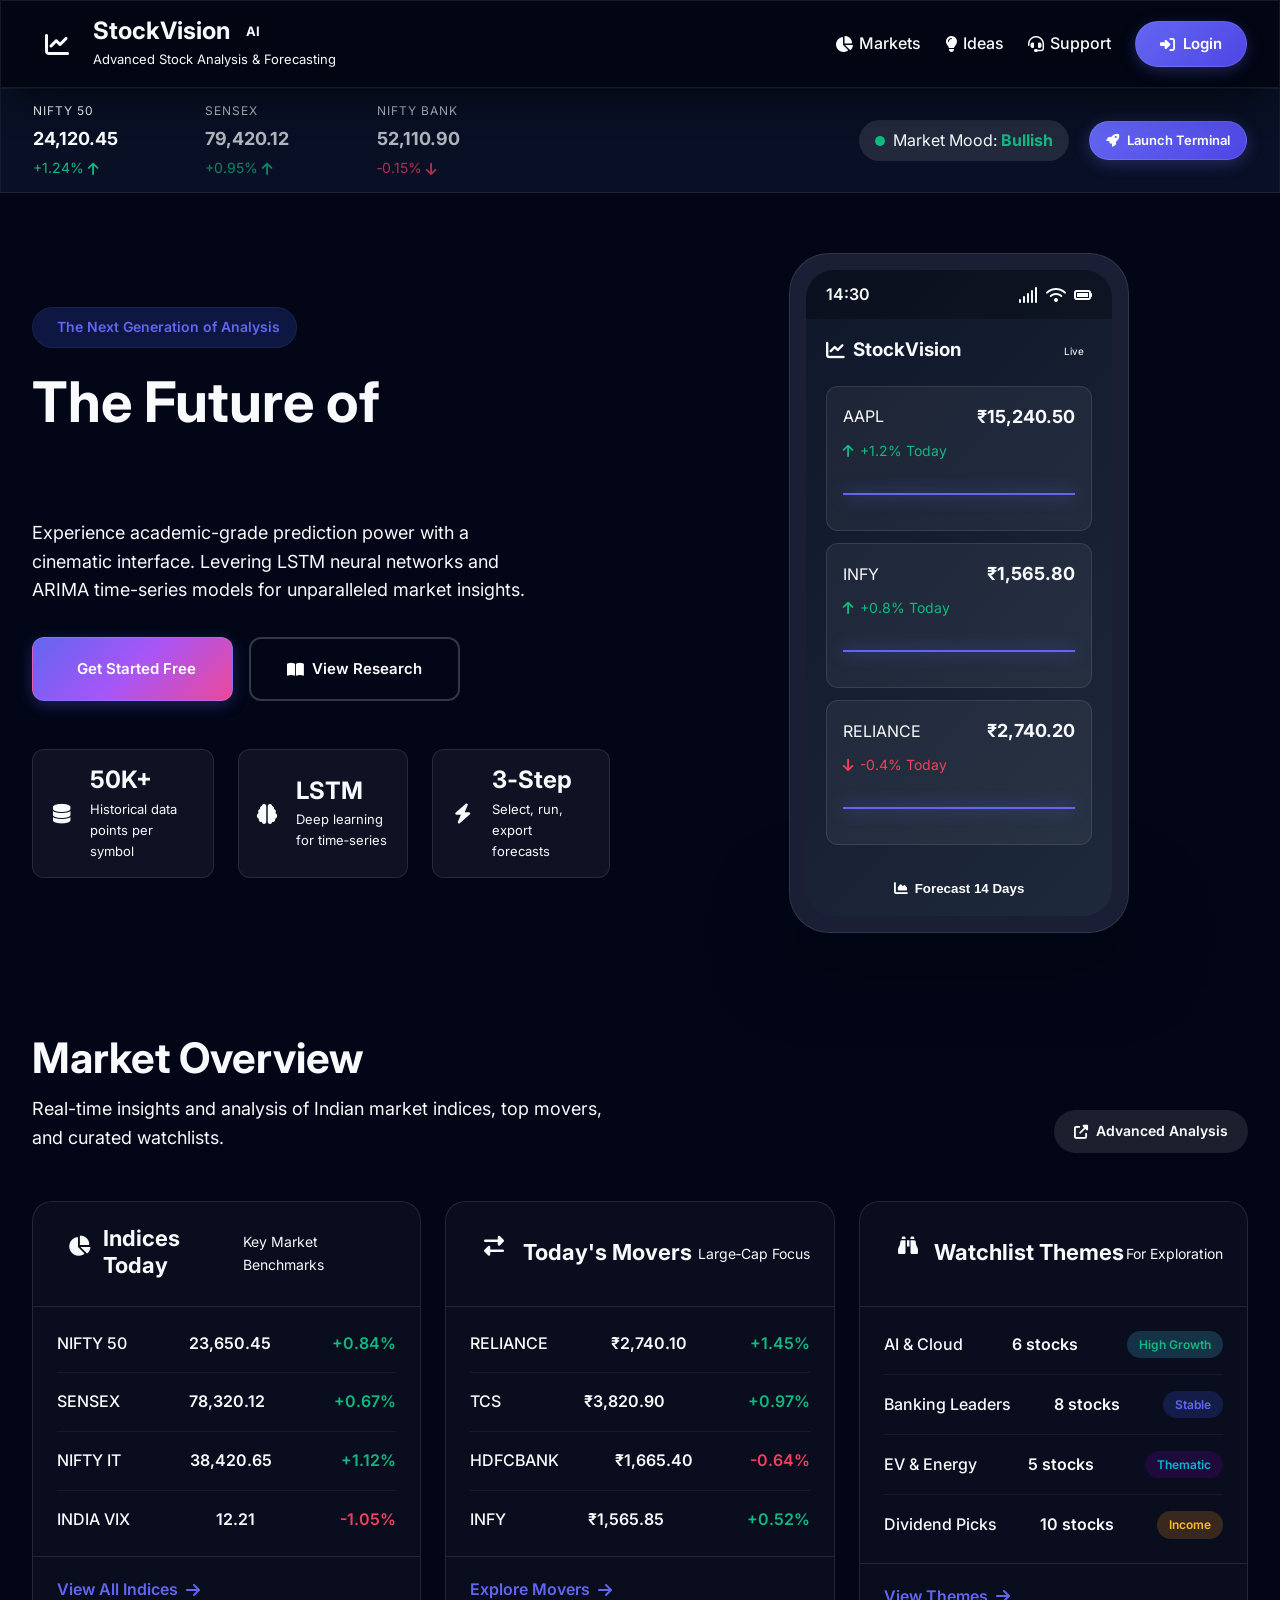
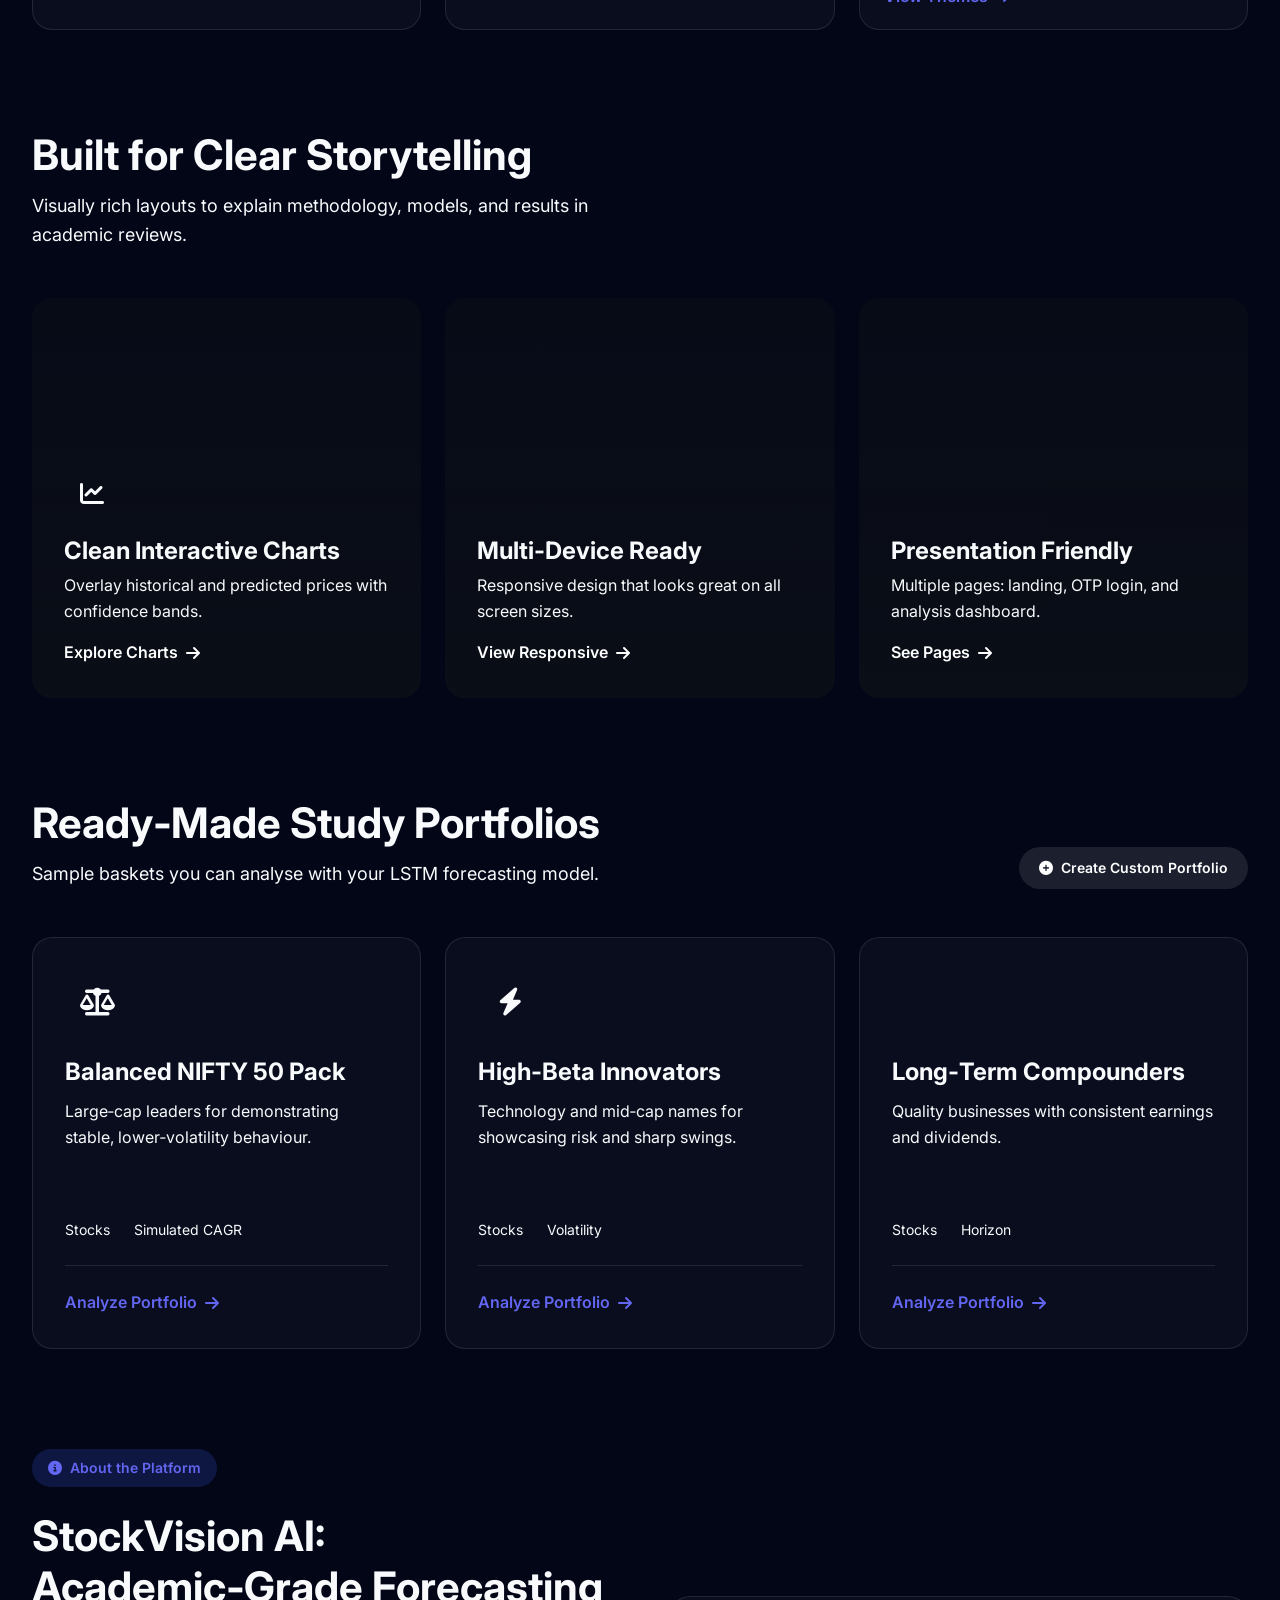
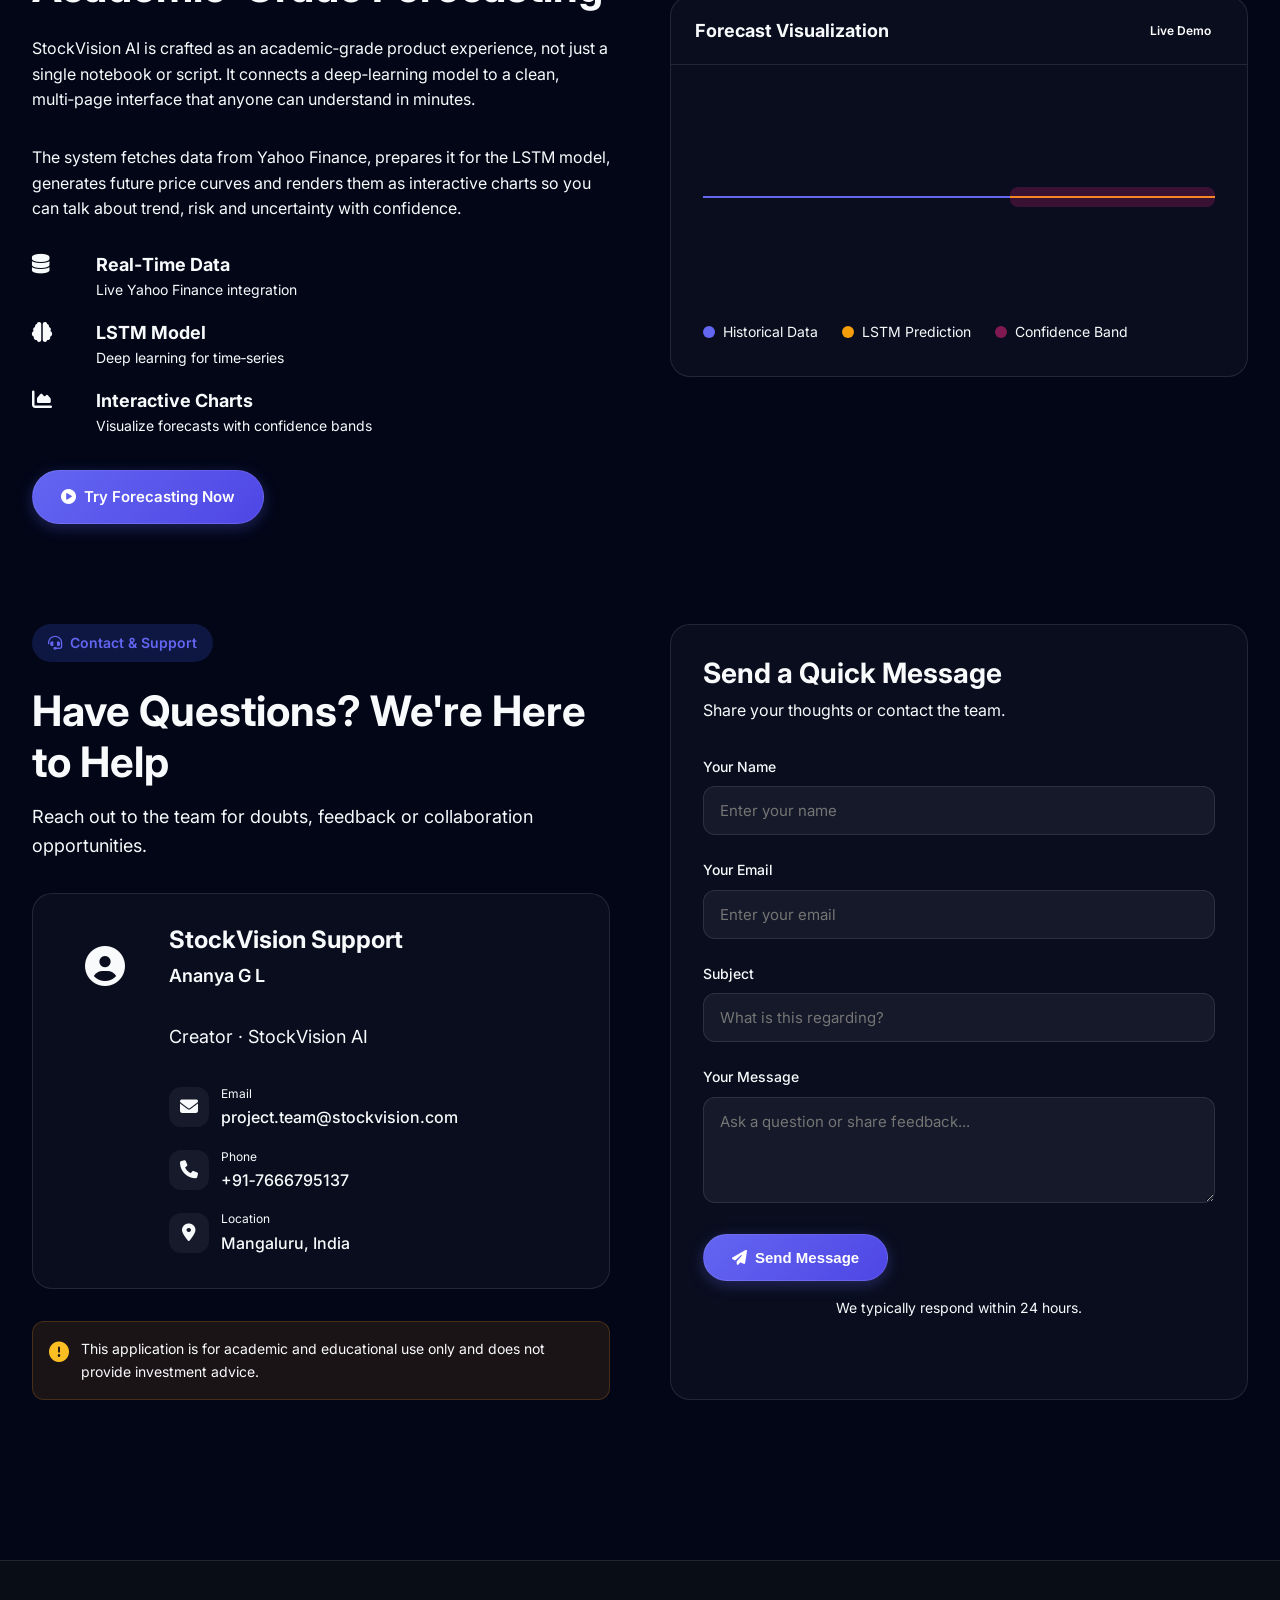
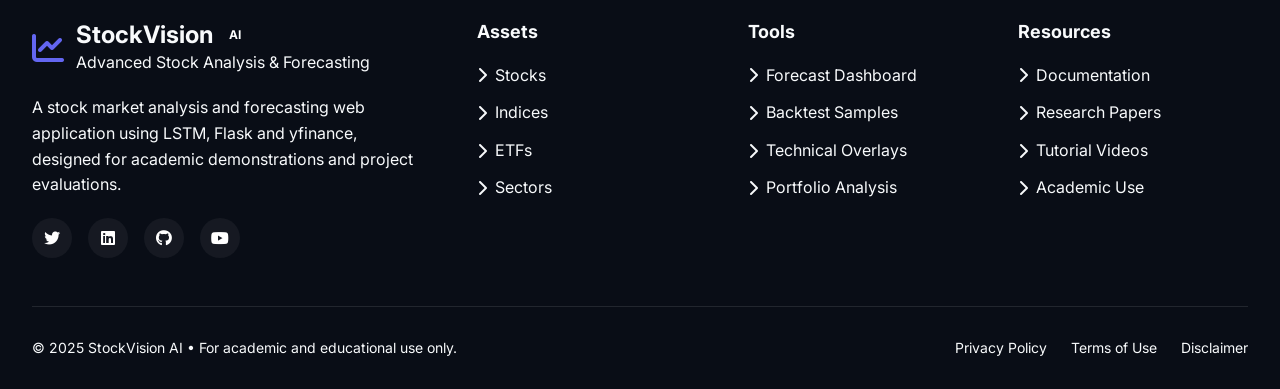
<file: frontend/index.html>
<!DOCTYPE html>
<html lang="en">

<head>
  <meta charset="UTF-8" />
  <title>StockVision AI – Advanced Stock Analysis Platform</title>
  <meta name="viewport" content="width=device-width, initial-scale=1.0" />
  <link rel="stylesheet" href="style.css" />
  <link rel="stylesheet" href="https://cdnjs.cloudflare.com/ajax/libs/font-awesome/6.4.0/css/all.min.css">
  <link href="https://fonts.googleapis.com/css2?family=Inter:wght@300;400;500;600;700;800&display=swap"
    rel="stylesheet">
</head>

<body>
  <!-- Animated background elements -->
  <div class="bg-premium" style="background-image: url('bg-premium.png');"></div>
  <div class="bg-overlay"></div>
  <div class="floating-elements">
    <div class="float-circle circle-1"></div>
    <div class="float-circle circle-2"></div>
    <div class="float-circle circle-3"></div>
  </div>

  <!-- Navbar -->
  <header class="navbar glass">
    <div class="navbar-inner">
      <div class="nav-brand">
        <div class="nav-logo">
          <i class="fas fa-chart-line"></i>
        </div>
        <div class="nav-brand-text">
          <h1>StockVision<span class="ai-badge">AI</span></h1>
          <span>Advanced Stock Analysis & Forecasting</span>
        </div>
      </div>
      <nav class="nav-links">
        <a href="#markets" class="nav-link"><i class="fas fa-chart-pie"></i> Markets</a>
        <a href="#ideas" class="nav-link"><i class="fas fa-lightbulb"></i> Ideas</a>
        <a href="#support" class="nav-link"><i class="fas fa-headset"></i> Support</a>
        <a href="login.html" class="btn-primary" style="padding: 10px 24px;"><i class="fas fa-sign-in-alt"></i>
          Login</a>
      </nav>
      <button class="mobile-menu-btn">
        <i class="fas fa-bars"></i>
      </button>
    </div>
  </header>

  <!-- Live market data strip -->
  <section class="live-data-strip glass-morphism">
    <div class="live-data-inner">
      <div class="live-ticker">
        <div class="ticker-item active">
          <span class="ticker-label">NIFTY 50</span>
          <span class="ticker-value">24,120.45</span>
          <span class="ticker-change up">+1.24% <i class="fas fa-arrow-up"></i></span>
        </div>
        <div class="ticker-item">
          <span class="ticker-label">SENSEX</span>
          <span class="ticker-value">79,420.12</span>
          <span class="ticker-change up">+0.95% <i class="fas fa-arrow-up"></i></span>
        </div>
        <div class="ticker-item">
          <span class="ticker-label">NIFTY BANK</span>
          <span class="ticker-value">52,110.90</span>
          <span class="ticker-change down">‑0.15% <i class="fas fa-arrow-down"></i></span>
        </div>
      </div>
      <div class="market-mood">
        <div class="mood-indicator">
          <div class="mood-dot" style="background: var(--success);"></div>
          <span>Market Mood: <strong style="color: var(--success);">Bullish</strong></span>
        </div>
        <a href="login.html" class="btn-primary"
          style="padding: 8px 16px; font-size: 13px; background: var(--grad-indigo);">
          <i class="fas fa-rocket"></i> Launch Terminal
        </a>
      </div>
    </div>
  </section>

  <!-- Hero Section -->
  <main class="landing-container">
    <section class="hero-section">
      <div class="hero-content reveal-up">
        <div class="hero-badge glass-morphism">
          <i class="fas fa-stars" style="color: var(--accent);"></i>
          <span>The Next Generation of Analysis</span>
        </div>
        <h1 class="hero-title">
          The Future of
          <span class="gradient-text">Stock Intelligence</span>
        </h1>
        <p class="hero-description">
          Experience academic-grade prediction power with a cinematic interface. Levering LSTM neural networks and ARIMA
          time-series models for unparalleled market insights.
        </p>
        <div class="hero-actions">
          <a href="login.html" class="btn-primary"
            style="background: var(--grad-premium); border-radius: 12px; padding: 18px 36px;">
            <i class="fas fa-sparkles"></i> Get Started Free
          </a>
          <a href="knowmore.html" class="btn-outline" style="border-radius: 12px; padding: 18px 36px;">
            <i class="fas fa-book-open"></i> View Research
          </a>
        </div>
        <div class="hero-stats">
          <div class="stat-card">
            <div class="stat-icon">
              <i class="fas fa-database"></i>
            </div>
            <div class="stat-content">
              <h3>50K+</h3>
              <p>Historical data points per symbol</p>
            </div>
          </div>
          <div class="stat-card">
            <div class="stat-icon">
              <i class="fas fa-brain"></i>
            </div>
            <div class="stat-content">
              <h3>LSTM</h3>
              <p>Deep learning for time‑series</p>
            </div>
          </div>
          <div class="stat-card">
            <div class="stat-icon">
              <i class="fas fa-bolt"></i>
            </div>
            <div class="stat-content">
              <h3>3‑Step</h3>
              <p>Select, run, export forecasts</p>
            </div>
          </div>
        </div>
      </div>
      <div class="hero-visual">
        <div class="device-mockup">
          <div class="device-frame">
            <div class="device-screen">
              <div class="screen-header">
                <div class="screen-time">14:30</div>
                <div class="screen-icons">
                  <i class="fas fa-signal"></i>
                  <i class="fas fa-wifi"></i>
                  <i class="fas fa-battery-full"></i>
                </div>
              </div>
              <div class="screen-content">
                <div class="app-header">
                  <h3><i class="fas fa-chart-line"></i> StockVision</h3>
                  <span class="app-badge">Live</span>
                </div>
                <div class="stock-card">
                  <div class="stock-header">
                    <span>AAPL</span>
                    <span class="stock-price">₹15,240.50</span>
                  </div>
                  <div class="stock-change up">
                    <i class="fas fa-arrow-up"></i> +1.2% Today
                  </div>
                  <div class="stock-chart-mini">
                    <!-- Mini chart placeholder -->
                    <div class="chart-line"></div>
                  </div>
                </div>
                <div class="stock-card">
                  <div class="stock-header">
                    <span>INFY</span>
                    <span class="stock-price">₹1,565.80</span>
                  </div>
                  <div class="stock-change up">
                    <i class="fas fa-arrow-up"></i> +0.8% Today
                  </div>
                  <div class="stock-chart-mini">
                    <!-- Mini chart placeholder -->
                    <div class="chart-line"></div>
                  </div>
                </div>
                <div class="stock-card">
                  <div class="stock-header">
                    <span>RELIANCE</span>
                    <span class="stock-price">₹2,740.20</span>
                  </div>
                  <div class="stock-change down">
                    <i class="fas fa-arrow-down"></i> -0.4% Today
                  </div>
                  <div class="stock-chart-mini">
                    <!-- Mini chart placeholder -->
                    <div class="chart-line"></div>
                  </div>
                </div>
                <div class="screen-footer">
                  <button class="screen-btn">
                    <i class="fas fa-chart-area"></i> Forecast 14 Days
                  </button>
                </div>
              </div>
            </div>
          </div>
          <div class="device-shadow"></div>
        </div>
      </div>
    </section>

    <!-- Market Overview Section -->
    <section class="section" id="markets">
      <div class="section-header">
        <div class="section-title">
          <h2>Market Overview</h2>
          <p>Real-time insights and analysis of Indian market indices, top movers, and curated watchlists.</p>
        </div>
        <a href="login.html" class="btn-section">
          <i class="fas fa-external-link-alt"></i> Advanced Analysis
        </a>
      </div>

      <div class="market-cards-grid">
        <div class="market-card premium">
          <div class="card-header">
            <div class="card-icon">
              <i class="fas fa-chart-pie"></i>
            </div>
            <h3>Indices Today</h3>
            <p>Key Market Benchmarks</p>
          </div>
          <div class="card-body">
            <div class="market-row">
              <div class="market-item">
                <span class="item-label">NIFTY 50</span>
                <span class="item-value">23,650.45</span>
                <span class="item-change up">+0.84%</span>
              </div>
              <div class="market-item">
                <span class="item-label">SENSEX</span>
                <span class="item-value">78,320.12</span>
                <span class="item-change up">+0.67%</span>
              </div>
              <div class="market-item">
                <span class="item-label">NIFTY IT</span>
                <span class="item-value">38,420.65</span>
                <span class="item-change up">+1.12%</span>
              </div>
              <div class="market-item">
                <span class="item-label">INDIA VIX</span>
                <span class="item-value">12.21</span>
                <span class="item-change down">-1.05%</span>
              </div>
            </div>
          </div>
          <div class="card-footer">
            <a href="#">View All Indices <i class="fas fa-arrow-right"></i></a>
          </div>
        </div>

        <div class="market-card premium">
          <div class="card-header">
            <div class="card-icon">
              <i class="fas fa-exchange-alt"></i>
            </div>
            <h3>Today's Movers</h3>
            <p>Large‑Cap Focus</p>
          </div>
          <div class="card-body">
            <div class="market-row">
              <div class="market-item">
                <span class="item-label">RELIANCE</span>
                <span class="item-value">₹2,740.10</span>
                <span class="item-change up">+1.45%</span>
              </div>
              <div class="market-item">
                <span class="item-label">TCS</span>
                <span class="item-value">₹3,820.90</span>
                <span class="item-change up">+0.97%</span>
              </div>
              <div class="market-item">
                <span class="item-label">HDFCBANK</span>
                <span class="item-value">₹1,665.40</span>
                <span class="item-change down">-0.64%</span>
              </div>
              <div class="market-item">
                <span class="item-label">INFY</span>
                <span class="item-value">₹1,565.85</span>
                <span class="item-change up">+0.52%</span>
              </div>
            </div>
          </div>
          <div class="card-footer">
            <a href="#">Explore Movers <i class="fas fa-arrow-right"></i></a>
          </div>
        </div>

        <div class="market-card premium">
          <div class="card-header">
            <div class="card-icon">
              <i class="fas fa-binoculars"></i>
            </div>
            <h3>Watchlist Themes</h3>
            <p>For Exploration</p>
          </div>
          <div class="card-body">
            <div class="market-row">
              <div class="market-item">
                <span class="item-label">AI & Cloud</span>
                <span class="item-value">6 stocks</span>
                <span class="item-tag high-growth">High Growth</span>
              </div>
              <div class="market-item">
                <span class="item-label">Banking Leaders</span>
                <span class="item-value">8 stocks</span>
                <span class="item-tag stable">Stable</span>
              </div>
              <div class="market-item">
                <span class="item-label">EV & Energy</span>
                <span class="item-value">5 stocks</span>
                <span class="item-tag thematic">Thematic</span>
              </div>
              <div class="market-item">
                <span class="item-label">Dividend Picks</span>
                <span class="item-value">10 stocks</span>
                <span class="item-tag income">Income</span>
              </div>
            </div>
          </div>
          <div class="card-footer">
            <a href="#">View Themes <i class="fas fa-arrow-right"></i></a>
          </div>
        </div>
      </div>
    </section>

    <!-- Visual Showcase -->
    <section class="visual-showcase">
      <div class="section-header">
        <div class="section-title">
          <h2>Built for Clear Storytelling</h2>
          <p>Visually rich layouts to explain methodology, models, and results in academic reviews.</p>
        </div>
      </div>

      <div class="visual-grid">
        <div class="visual-item">
          <div class="visual-image img-1">
            <div class="visual-overlay">
              <div class="visual-icon">
                <i class="fas fa-chart-line"></i>
              </div>
              <h3>Clean Interactive Charts</h3>
              <p>Overlay historical and predicted prices with confidence bands.</p>
              <a href="#" class="visual-link">Explore Charts <i class="fas fa-arrow-right"></i></a>
            </div>
          </div>
        </div>

        <div class="visual-item">
          <div class="visual-image img-2">
            <div class="visual-overlay">
              <div class="visual-icon">
                <i class="fas fa-laptop-mobile"></i>
              </div>
              <h3>Multi‑Device Ready</h3>
              <p>Responsive design that looks great on all screen sizes.</p>
              <a href="#" class="visual-link">View Responsive <i class="fas fa-arrow-right"></i></a>
            </div>
          </div>
        </div>

        <div class="visual-item">
          <div class="visual-image img-3">
            <div class="visual-overlay">
              <div class="visual-icon">
                <i class="fas fa-presentation"></i>
              </div>
              <h3>Presentation Friendly</h3>
              <p>Multiple pages: landing, OTP login, and analysis dashboard.</p>
              <a href="#" class="visual-link">See Pages <i class="fas fa-arrow-right"></i></a>
            </div>
          </div>
        </div>
      </div>
    </section>

    <!-- Portfolio Ideas -->
    <section class="section portfolio-section" id="ideas">
      <div class="section-header">
        <div class="section-title">
          <h2>Ready‑Made Study Portfolios</h2>
          <p>Sample baskets you can analyse with your LSTM forecasting model.</p>
        </div>
        <a href="portfolio.html" class="btn-section">
          <i class="fas fa-plus-circle"></i> Create Custom Portfolio
        </a>
      </div>

      <div class="portfolio-grid">
        <div class="portfolio-card">
          <div class="portfolio-icon">
            <i class="fas fa-balance-scale"></i>
          </div>
          <h3>Balanced NIFTY 50 Pack</h3>
          <p>Large‑cap leaders for demonstrating stable, lower‑volatility behaviour.</p>
          <div class="portfolio-stats">
            <div class="stat">
              <span class="stat-value">10</span>
              <span class="stat-label">Stocks</span>
            </div>
            <div class="stat">
              <span class="stat-value">9.8%</span>
              <span class="stat-label">Simulated CAGR</span>
            </div>
          </div>
          <a href="#" class="portfolio-link">Analyze Portfolio <i class="fas fa-arrow-right"></i></a>
        </div>

        <div class="portfolio-card">
          <div class="portfolio-icon">
            <i class="fas fa-bolt"></i>
          </div>
          <h3>High‑Beta Innovators</h3>
          <p>Technology and mid‑cap names for showcasing risk and sharp swings.</p>
          <div class="portfolio-stats">
            <div class="stat">
              <span class="stat-value">7</span>
              <span class="stat-label">Stocks</span>
            </div>
            <div class="stat">
              <span class="stat-value">High</span>
              <span class="stat-label">Volatility</span>
            </div>
          </div>
          <a href="#" class="portfolio-link">Analyze Portfolio <i class="fas fa-arrow-right"></i></a>
        </div>

        <div class="portfolio-card">
          <div class="portfolio-icon">
            <i class="fas fa-chart-network"></i>
          </div>
          <h3>Long‑Term Compounders</h3>
          <p>Quality businesses with consistent earnings and dividends.</p>
          <div class="portfolio-stats">
            <div class="stat">
              <span class="stat-value">12</span>
              <span class="stat-label">Stocks</span>
            </div>
            <div class="stat">
              <span class="stat-value">5+ Year</span>
              <span class="stat-label">Horizon</span>
            </div>
          </div>
          <a href="#" class="portfolio-link">Analyze Portfolio <i class="fas fa-arrow-right"></i></a>
        </div>
      </div>
    </section>

    <!-- About Section -->
    <section class="about-section" id="about">
      <div class="about-container">
        <div class="about-content">
          <div class="section-badge">
            <i class="fas fa-info-circle"></i> About the Platform
          </div>
          <h2>StockVision AI: Academic‑Grade Forecasting</h2>
          <p class="about-description">
            StockVision AI is crafted as an academic‑grade product experience, not just a single notebook or script.
            It connects a deep‑learning model to a clean, multi‑page interface that anyone can understand in minutes.
          </p>
          <p>
            The system fetches data from Yahoo Finance, prepares it for the LSTM model, generates future price curves
            and renders them as interactive charts so you can talk about trend, risk and uncertainty with confidence.
          </p>
          <div class="about-features">
            <div class="feature">
              <i class="fas fa-database feature-icon"></i>
              <div class="feature-text">
                <h4>Real‑Time Data</h4>
                <p>Live Yahoo Finance integration</p>
              </div>
            </div>
            <div class="feature">
              <i class="fas fa-brain feature-icon"></i>
              <div class="feature-text">
                <h4>LSTM Model</h4>
                <p>Deep learning for time‑series</p>
              </div>
            </div>
            <div class="feature">
              <i class="fas fa-chart-area feature-icon"></i>
              <div class="feature-text">
                <h4>Interactive Charts</h4>
                <p>Visualize forecasts with confidence bands</p>
              </div>
            </div>
          </div>
          <a href="dashboard.html" class="btn-primary">
            <i class="fas fa-play-circle"></i> Try Forecasting Now
          </a>
        </div>
        <div class="about-visual">
          <div class="visual-card">
            <div class="card-header">
              <h4>Forecast Visualization</h4>
              <span class="card-badge">Live Demo</span>
            </div>
            <div class="card-content">
              <div class="chart-placeholder">
                <div class="chart-line-main"></div>
                <div class="chart-line-prediction"></div>
                <div class="chart-confidence-band"></div>
              </div>
              <div class="chart-legend">
                <div class="legend-item">
                  <span class="legend-dot historical"></span>
                  <span>Historical Data</span>
                </div>
                <div class="legend-item">
                  <span class="legend-dot predicted"></span>
                  <span>LSTM Prediction</span>
                </div>
                <div class="legend-item">
                  <span class="legend-dot confidence"></span>
                  <span>Confidence Band</span>
                </div>
              </div>
            </div>
          </div>
        </div>
      </div>
    </section>

    <!-- Contact & Support -->
    <section class="contact-section" id="support">
      <div class="contact-container">
        <div class="contact-info">
          <div class="section-badge">
            <i class="fas fa-headset"></i> Contact & Support
          </div>
          <h2>Have Questions? We're Here to Help</h2>
          <p>Reach out to the team for doubts, feedback or collaboration opportunities.</p>

          <div class="contact-card">
            <div class="contact-avatar">
              <i class="fas fa-user-circle"></i>
            </div>
            <div class="contact-details">
              <h3>StockVision Support</h3>
              <p class="contact-name">Ananya G L</p>
              <p class="contact-role">Creator · StockVision AI</p>

              <div class="contact-methods">
                <div class="method">
                  <i class="fas fa-envelope"></i>
                  <div>
                    <span class="method-label">Email</span>
                    <span class="method-value">project.team@stockvision.com</span>
                  </div>
                </div>
                <div class="method">
                  <i class="fas fa-phone"></i>
                  <div>
                    <span class="method-label">Phone</span>
                    <span class="method-value">+91‑7666795137</span>
                  </div>
                </div>
                <div class="method">
                  <i class="fas fa-map-marker-alt"></i>
                  <div>
                    <span class="method-label">Location</span>
                    <span class="method-value">Mangaluru, India</span>
                  </div>
                </div>
              </div>
            </div>
          </div>

          <div class="disclaimer">
            <i class="fas fa-exclamation-circle"></i>
            <p>This application is for academic and educational use only and does not provide investment advice.</p>
          </div>
        </div>

        <div class="contact-form">
          <div class="form-header">
            <h3>Send a Quick Message</h3>
            <p>Share your thoughts or contact the team.</p>
          </div>

          <!-- Formspree Contact Form - -->
          <form action="https://formspree.io/f/mjknjawj" method="POST" id="contactForm">
            <!-- Hidden Formspree fields for better control -->
            <input type="hidden" name="_subject" value="New Message from StockVision AI Website">
            <input type="hidden" name="_replyto" id="replyto-field">
            <input type="text" name="_gotcha" style="display:none">

            <div class="form-group">
              <label for="name">Your Name</label>
              <input type="text" id="name" name="name" placeholder="Enter your name" required>
            </div>

            <div class="form-group">
              <label for="email">Your Email</label>
              <input type="email" id="email" name="email" placeholder="Enter your email" required>
            </div>

            <div class="form-group">
              <label for="subject">Subject</label>
              <input type="text" id="subject" name="_subject" placeholder="What is this regarding?" required>
            </div>

            <div class="form-group">
              <label for="message">Your Message</label>
              <textarea id="message" name="message" rows="4" placeholder="Ask a question or share feedback..."
                required></textarea>
            </div>

            <button type="submit" class="btn-primary">
              <i class="fas fa-paper-plane"></i> Send Message
            </button>

            <p class="form-note">We typically respond within 24 hours.</p>
          </form>
        </div>
      </div>
    </section>
  </main>

  <!-- Footer -->
  <footer class="footer">
    <div class="footer-container">
      <div class="footer-main">
        <div class="footer-brand">
          <div class="footer-logo">
            <i class="fas fa-chart-line"></i>
            <div>
              <h3>StockVision<span class="ai-badge">AI</span></h3>
              <p>Advanced Stock Analysis & Forecasting</p>
            </div>
          </div>
          <p class="footer-description">
            A stock market analysis and forecasting web application using LSTM, Flask and yfinance, designed for
            academic demonstrations and project evaluations.
          </p>
          <div class="footer-social">
            <a href="#"><i class="fab fa-twitter"></i></a>
            <a href="#"><i class="fab fa-linkedin"></i></a>
            <a href="#"><i class="fab fa-github"></i></a>
            <a href="#"><i class="fab fa-youtube"></i></a>
          </div>
        </div>

        <div class="footer-links">
          <div class="link-column">
            <h4>Assets</h4>
            <a href="#"><i class="fas fa-chevron-right"></i> Stocks</a>
            <a href="#"><i class="fas fa-chevron-right"></i> Indices</a>
            <a href="#"><i class="fas fa-chevron-right"></i> ETFs</a>
            <a href="#"><i class="fas fa-chevron-right"></i> Sectors</a>
          </div>

          <div class="link-column">
            <h4>Tools</h4>
            <a href="dashboard.html"><i class="fas fa-chevron-right"></i> Forecast Dashboard</a>
            <a href="#"><i class="fas fa-chevron-right"></i> Backtest Samples</a>
            <a href="#"><i class="fas fa-chevron-right"></i> Technical Overlays</a>
            <a href="#"><i class="fas fa-chevron-right"></i> Portfolio Analysis</a>
          </div>

          <div class="link-column">
            <h4>Resources</h4>
            <a href="#"><i class="fas fa-chevron-right"></i> Documentation</a>
            <a href="#"><i class="fas fa-chevron-right"></i> Research Papers</a>
            <a href="#"><i class="fas fa-chevron-right"></i> Tutorial Videos</a>
            <a href="#"><i class="fas fa-chevron-right"></i> Academic Use</a>
          </div>
        </div>
      </div>

      <div class="footer-bottom">
        <div class="copyright">
          <p>© 2025 StockVision AI • For academic and educational use only.</p>
        </div>
        <div class="footer-legal">
          <a href="#">Privacy Policy</a>
          <a href="#">Terms of Use</a>
          <a href="#">Disclaimer</a>
        </div>
      </div>
    </div>
  </footer>

  <script>
    // Formspree integration enhancements
    document.addEventListener('DOMContentLoaded', function () {
      const contactForm = document.getElementById('contactForm');

      if (contactForm) {
        // Auto-set replyto field from email input
        const emailInput = contactForm.querySelector('#email');
        const replytoField = contactForm.querySelector('#replyto-field');

        if (emailInput && replytoField) {
          emailInput.addEventListener('input', function () {
            replytoField.value = emailInput.value;
          });
        }

        // Optional: Add loading state on form submission
        contactForm.addEventListener('submit', function () {
          const submitBtn = contactForm.querySelector('button[type="submit"]');
          if (submitBtn) {
            submitBtn.innerHTML = '<i class="fas fa-spinner fa-spin"></i> Sending...';
            submitBtn.disabled = true;
          }
        });

        // Check for Formspree success/error in URL
        const urlParams = new URLSearchParams(window.location.search);
        if (urlParams.has('success')) {
          // Show success message
          const formHeader = document.querySelector('.contact-form .form-header');
          if (formHeader) {
            const successMsg = document.createElement('div');
            successMsg.className = 'success-message';
            successMsg.innerHTML = `
              <div style="background:#d4edda; color:#155724; padding:12px; border-radius:8px; margin-bottom:20px;">
                <i class="fas fa-check-circle"></i> Thank you! Your message has been sent successfully.
              </div>
            `;
            formHeader.parentNode.insertBefore(successMsg, formHeader.nextSibling);
          }

          // Clear the form
          contactForm.reset();

          // Remove success parameter from URL
          history.replaceState({}, document.title, window.location.pathname);
        }

        if (urlParams.has('error')) {
          // Show error message
          const formHeader = document.querySelector('.contact-form .form-header');
          if (formHeader) {
            const errorMsg = document.createElement('div');
            errorMsg.className = 'error-message';
            errorMsg.innerHTML = `
              <div style="background:#f8d7da; color:#721c24; padding:12px; border-radius:8px; margin-bottom:20px;">
                <i class="fas fa-exclamation-triangle"></i> There was an error sending your message. Please try again.
              </div>
            `;
            formHeader.parentNode.insertBefore(errorMsg, formHeader.nextSibling);
          }
        }
      }

      // Mobile menu toggle
      const mobileMenuBtn = document.querySelector('.mobile-menu-btn');
      const navLinks = document.querySelector('.nav-links');

      if (mobileMenuBtn && navLinks) {
        mobileMenuBtn.addEventListener('click', function () {
          navLinks.classList.toggle('active');
          mobileMenuBtn.querySelector('i').classList.toggle('fa-bars');
          mobileMenuBtn.querySelector('i').classList.toggle('fa-times');
        });
      }

      // Live ticker animation
      const tickerItems = document.querySelectorAll('.ticker-item');
      if (tickerItems.length > 0) {
        let currentIndex = 0;
        setInterval(() => {
          tickerItems.forEach(item => item.classList.remove('active'));
          currentIndex = (currentIndex + 1) % tickerItems.length;
          tickerItems[currentIndex].classList.add('active');
        }, 3000);
      }
    });
  </script>
</body>

</html>
</file>
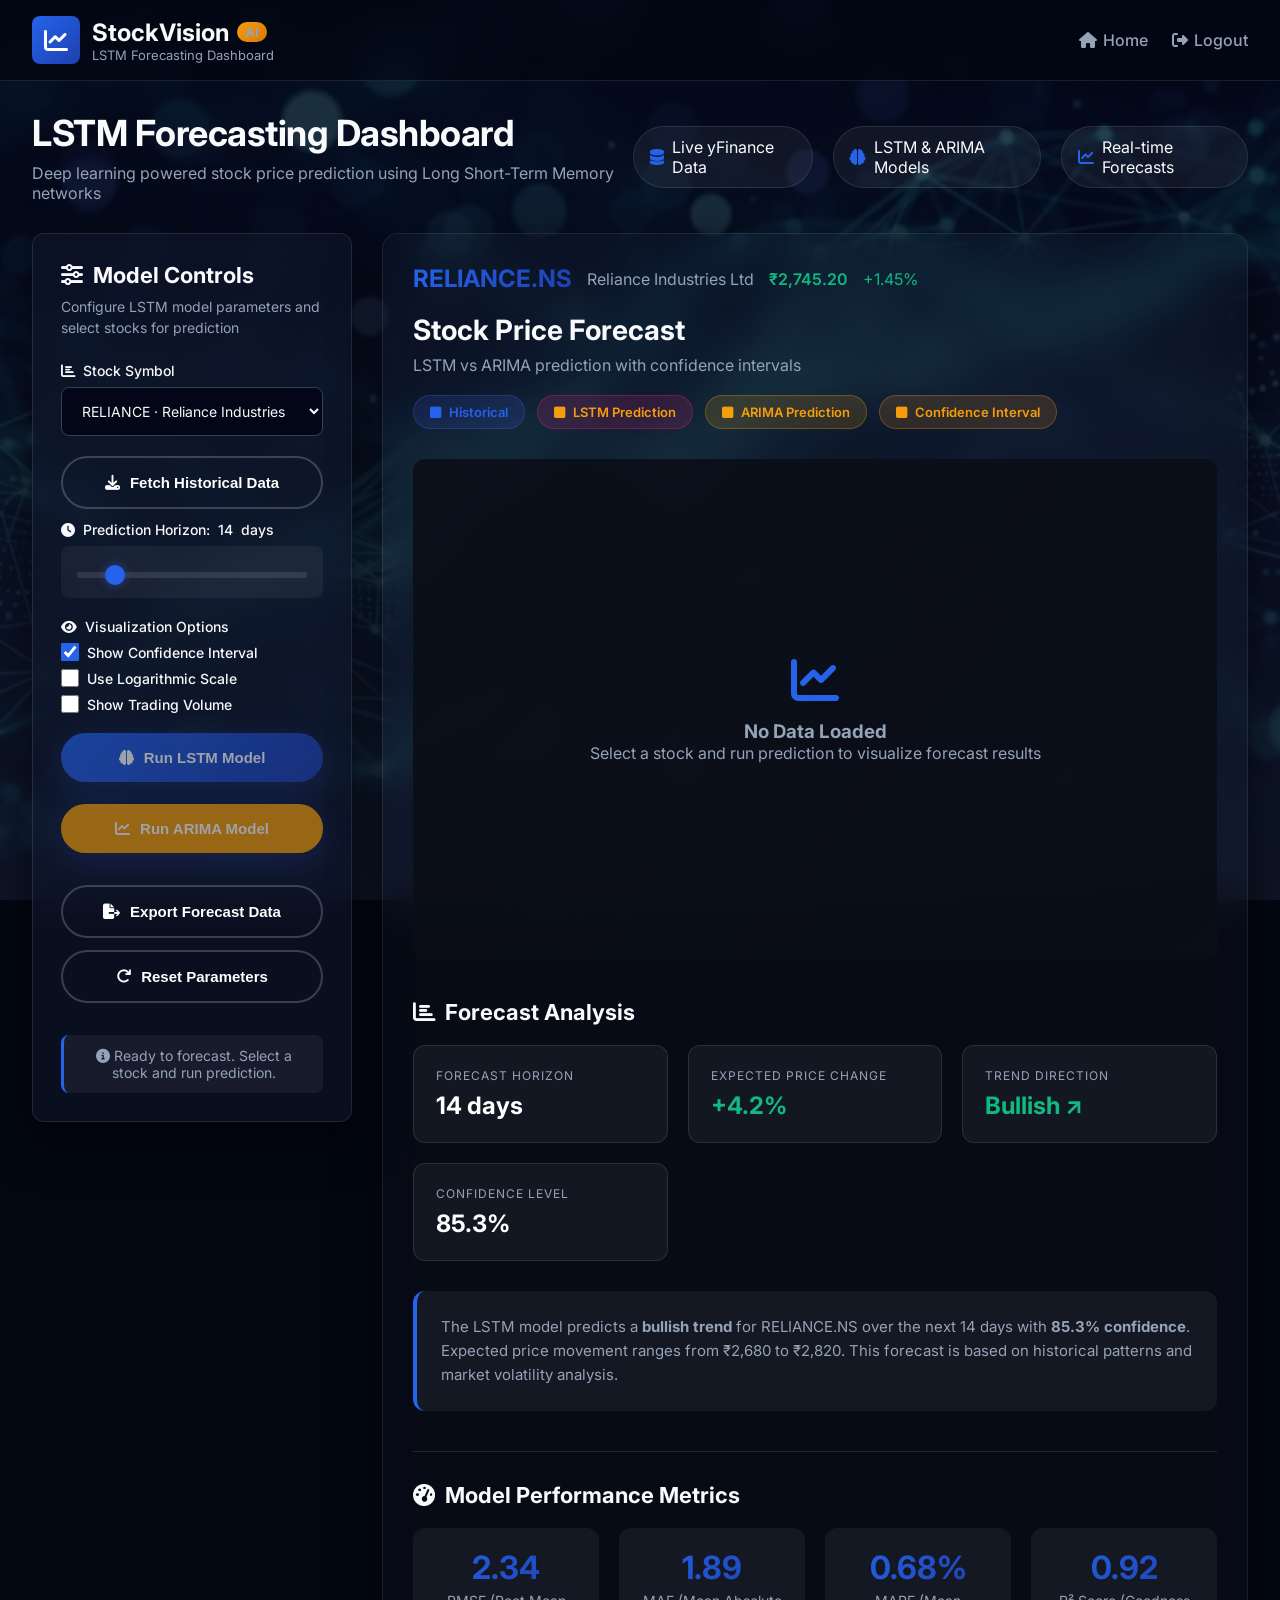
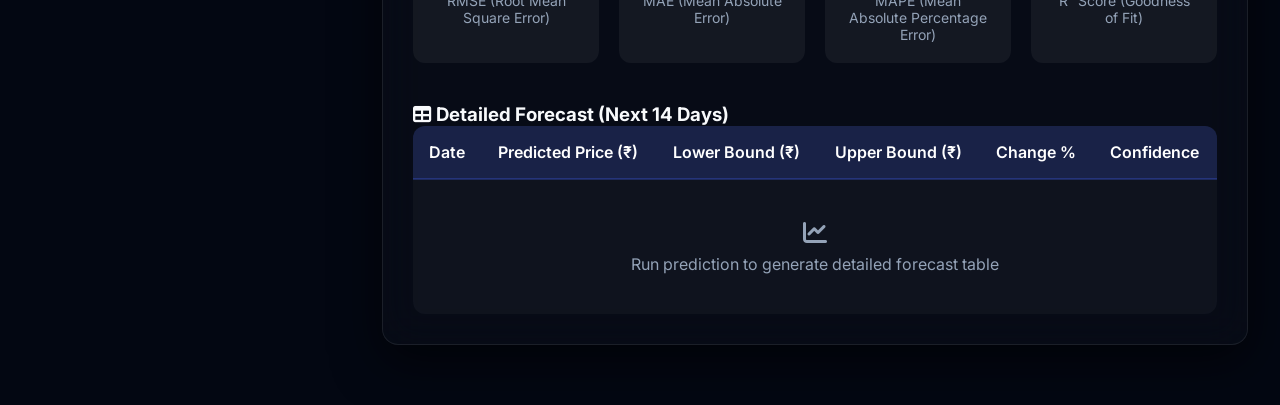
<file: frontend/dashboard.html>
<!DOCTYPE html>
<html lang="en">

<head>
  <meta charset="UTF-8" />
  <title>StockVision AI – Advanced Forecasting Dashboard</title>
  <meta name="viewport" content="width=device-width, initial-scale=1.0" />
  <link rel="stylesheet" href="https://cdnjs.cloudflare.com/ajax/libs/font-awesome/6.4.0/css/all.min.css">
  <link href="https://fonts.googleapis.com/css2?family=Inter:wght@300;400;500;600;700;800&display=swap"
    rel="stylesheet">
  <script src="https://cdn.plot.ly/plotly-2.24.1.min.js"></script>
  <style>
    :root {
      --primary: #2563eb;
      /* Electric Azure */
      --primary-dark: #1d4ed8;
      --secondary: #0ea5e9;
      /* Sky Blue */
      --accent: #f59e0b;
      /* Amber/Gold */
      --success: #10b981;
      /* Emerald Green */
      --danger: #ef4444;
      /* Rose Red */
      --warning: #f59e0b;
      --dark: #0f172a;
      /* Slate 900 */
      --dark-light: #1e293b;
      /* Slate 800 */
      --light: #f8fafc;
      /* Crisp White */
      --gray: #94a3b8;
      --gray-light: #334155;
      --gradient-primary: linear-gradient(135deg, #2563eb, #1e40af);
      --gradient-secondary: linear-gradient(135deg, #0f172a, #1e293b);
      --gradient-accent: linear-gradient(135deg, #f59e0b, #d97706);
      --gradient-dark: linear-gradient(135deg, #020617, #0f172a);
      --shadow-sm: 0 2px 8px rgba(0, 0, 0, 0.3);
      --shadow-md: 0 4px 16px rgba(0, 0, 0, 0.4);
      --shadow-lg: 0 8px 32px rgba(0, 0, 0, 0.5);
      --shadow-xl: 0 16px 48px rgba(0, 0, 0, 0.6);
      --radius-sm: 4px;
      --radius-md: 8px;
      --radius-lg: 12px;
      --radius-xl: 16px;
      --radius-full: 9999px;
      --transition: all 0.2s ease;
      --font-main: 'SF Pro Display', 'Inter', -apple-system, BlinkMacSystemFont, 'Segoe UI', Arial, sans-serif;
    }

    * {
      margin: 0;
      padding: 0;
      box-sizing: border-box;
    }

    html {
      scroll-behavior: smooth;
    }

    body {
      font-family: var(--font-main);
      background-color: #030712;
      color: var(--light);
      overflow-x: hidden;
      position: relative;
      min-height: 100vh;
    }

    /* Sleek Professional Background */
    .bg-premium {
      position: fixed;
      top: 0;
      left: 0;
      width: 100%;
      height: 100%;
      background-size: cover;
      background-position: center;
      z-index: -2;
    }

    .bg-overlay {
      position: fixed;
      top: 0;
      left: 0;
      width: 100%;
      height: 100%;
      background: linear-gradient(to bottom, rgba(2, 6, 23, 0.8), rgba(15, 23, 42, 0.9));
      z-index: -1;
    }

    .floating-elements {
      position: fixed;
      width: 100%;
      height: 100%;
      z-index: -1;
      opacity: 0.25;
      background-image:
        linear-gradient(rgba(255, 255, 255, 0.02) 1px, transparent 1px),
        linear-gradient(90deg, rgba(255, 255, 255, 0.02) 1px, transparent 1px);
      background-size: 40px 40px;
    }

    .float-circle {
      display: none;
    }

    /* Navbar */
    .navbar {
      position: sticky;
      top: 0;
      z-index: 100;
      backdrop-filter: blur(20px);
      background: rgba(3, 7, 18, 0.7);
      border-bottom: 1px solid rgba(255, 255, 255, 0.1);
      padding: 16px 0;
    }

    .navbar-inner {
      max-width: 1400px;
      margin: 0 auto;
      padding: 0 32px;
      display: flex;
      align-items: center;
      justify-content: space-between;
    }

    .nav-brand {
      display: flex;
      align-items: center;
      gap: 12px;
    }

    .nav-logo {
      width: 48px;
      height: 48px;
      border-radius: var(--radius-md);
      background: var(--gradient-primary);
      display: flex;
      align-items: center;
      justify-content: center;
      font-size: 24px;
      color: white;
      font-weight: 700;
    }

    .nav-brand-text h1 {
      font-size: 24px;
      display: flex;
      align-items: center;
      gap: 8px;
    }

    .ai-badge {
      background: var(--gradient-accent);
      color: white;
      font-size: 12px;
      padding: 2px 8px;
      border-radius: var(--radius-full);
      font-weight: 700;
    }

    .nav-brand-text span {
      font-size: 13px;
      color: var(--gray);
      display: block;
    }

    .nav-links {
      display: flex;
      align-items: center;
      gap: 24px;
    }

    .nav-link {
      color: var(--gray);
      text-decoration: none;
      font-weight: 500;
      display: flex;
      align-items: center;
      gap: 6px;
      transition: var(--transition);
    }

    .nav-link:hover {
      color: white;
    }

    /* Dashboard Container */
    .dashboard-container {
      max-width: 1400px;
      margin: 0 auto;
      padding: 30px 32px 60px;
    }

    /* Dashboard Header */
    .dashboard-header {
      display: flex;
      justify-content: space-between;
      align-items: center;
      margin-bottom: 30px;
    }

    .dashboard-title h1 {
      font-size: 36px;
      font-weight: 700;
      letter-spacing: -0.5px;
      color: var(--light);
      margin-bottom: 8px;
    }

    .dashboard-title p {
      color: var(--gray);
      font-size: 16px;
    }

    .dashboard-stats {
      display: flex;
      gap: 20px;
    }

    .stat-badge {
      display: flex;
      align-items: center;
      gap: 8px;
      background: rgba(255, 255, 255, 0.05);
      padding: 10px 16px;
      border-radius: var(--radius-full);
      border: 1px solid rgba(255, 255, 255, 0.1);
    }

    .stat-badge i {
      color: var(--primary);
    }

    /* Main Dashboard Layout */
    .dashboard-main {
      display: grid;
      grid-template-columns: 320px 1fr;
      gap: 30px;
    }

    /* Control Panel */
    .control-panel {
      background: rgba(15, 23, 42, 0.6);
      backdrop-filter: blur(16px);
      border-radius: var(--radius-lg);
      border: 1px solid rgba(255, 255, 255, 0.1);
      padding: 28px;
      box-shadow: var(--shadow-xl);
      height: fit-content;
      position: sticky;
      top: 100px;
    }

    .control-panel h2 {
      font-size: 22px;
      margin-bottom: 8px;
      display: flex;
      align-items: center;
      gap: 10px;
    }

    .control-hint {
      color: var(--gray);
      font-size: 14px;
      margin-bottom: 24px;
      line-height: 1.5;
    }

    .field-group {
      margin-bottom: 20px;
    }

    .field-group label {
      display: block;
      font-size: 14px;
      font-weight: 500;
      margin-bottom: 8px;
      color: var(--light);
      display: flex;
      align-items: center;
      gap: 8px;
    }

    select,
    input[type="date"],
    input[type="number"],
    input[type="text"] {
      width: 100%;
      padding: 14px 16px;
      background: #020617;
      border: 1px solid var(--gray-light);
      border-radius: var(--radius-md);
      color: var(--light);
      font-size: 14px;
      font-family: var(--font-main);
      transition: var(--transition);
      outline: none;
    }

    select:focus,
    input[type="date"]:focus,
    input[type="number"]:focus,
    input[type="text"]:focus {
      border-color: var(--primary);
      background: rgba(255, 255, 255, 0.08);
      box-shadow: 0 0 0 3px rgba(67, 97, 238, 0.2);
    }

    .field-row {
      display: flex;
      gap: 15px;
    }

    .field-row .field-group {
      flex: 1;
    }

    .range-container {
      background: rgba(255, 255, 255, 0.05);
      border-radius: var(--radius-md);
      padding: 16px;
      margin-top: 8px;
    }

    input[type="range"] {
      width: 100%;
      height: 6px;
      background: rgba(255, 255, 255, 0.1);
      border-radius: 3px;
      outline: none;
      -webkit-appearance: none;
    }

    input[type="range"]::-webkit-slider-thumb {
      -webkit-appearance: none;
      width: 20px;
      height: 20px;
      border-radius: 50%;
      background: var(--primary);
      cursor: pointer;
      box-shadow: 0 0 10px rgba(67, 97, 238, 0.5);
    }

    .checkbox-row {
      display: flex;
      align-items: center;
      gap: 10px;
      margin-bottom: 12px;
      cursor: pointer;
    }

    .checkbox-row input[type="checkbox"] {
      width: 18px;
      height: 18px;
      accent-color: var(--primary);
    }

    .checkbox-row span {
      font-size: 14px;
      color: var(--light);
    }

    /* Buttons */
    .btn {
      display: inline-flex;
      align-items: center;
      justify-content: center;
      gap: 10px;
      padding: 16px 24px;
      border-radius: var(--radius-full);
      font-weight: 600;
      font-size: 15px;
      text-decoration: none;
      transition: var(--transition);
      cursor: pointer;
      border: none;
      outline: none;
      width: 100%;
      margin-bottom: 12px;
    }

    .btn-primary {
      background: var(--gradient-primary);
      color: white;
      box-shadow: 0 8px 32px rgba(67, 97, 238, 0.3);
    }

    .btn-primary:hover {
      transform: translateY(-3px);
      box-shadow: 0 12px 40px rgba(67, 97, 238, 0.4);
    }

    .btn-outline {
      background: transparent;
      border: 2px solid rgba(255, 255, 255, 0.2);
      color: white;
    }

    .btn-outline:hover {
      background: rgba(255, 255, 255, 0.1);
      border-color: rgba(255, 255, 255, 0.3);
      transform: translateY(-3px);
    }

    .status-text {
      margin-top: 20px;
      padding: 12px;
      background: rgba(255, 255, 255, 0.05);
      border-radius: var(--radius-md);
      font-size: 14px;
      text-align: center;
      color: var(--gray);
      border-left: 3px solid var(--primary);
    }

    /* Results Panel */
    .results-panel {
      background: rgba(255, 255, 255, 0.02);
      border-radius: var(--radius-xl);
      border: 1px solid rgba(255, 255, 255, 0.08);
      padding: 30px;
      box-shadow: var(--shadow-xl);
      backdrop-filter: blur(20px);
    }

    .results-header {
      display: flex;
      justify-content: space-between;
      align-items: flex-start;
      margin-bottom: 30px;
      flex-wrap: wrap;
      gap: 20px;
    }

    .results-header h2 {
      font-size: 28px;
      margin-bottom: 8px;
    }

    .results-subtitle {
      color: var(--gray);
      font-size: 16px;
    }

    .stock-info {
      display: flex;
      align-items: center;
      gap: 15px;
      margin-bottom: 20px;
    }

    .stock-symbol {
      font-size: 24px;
      font-weight: 700;
      background: var(--gradient-primary);
      -webkit-background-clip: text;
      background-clip: text;
      color: transparent;
    }

    .stock-name {
      color: var(--gray);
      font-size: 16px;
    }

    .legend-pills {
      display: flex;
      gap: 12px;
      flex-wrap: wrap;
    }

    .legend-pill {
      padding: 8px 16px;
      border-radius: var(--radius-full);
      font-size: 13px;
      font-weight: 600;
      display: flex;
      align-items: center;
      gap: 8px;
    }

    .legend-hist {
      background: rgba(67, 97, 238, 0.15);
      color: var(--primary);
      border: 1px solid rgba(67, 97, 238, 0.3);
    }

    .legend-pred {
      background: rgba(247, 37, 133, 0.15);
      color: var(--accent);
      border: 1px solid rgba(247, 37, 133, 0.3);
    }

    .legend-band {
      background: rgba(76, 201, 240, 0.15);
      color: var(--success);
      border: 1px dashed rgba(76, 201, 240, 0.3);
    }

    .legend-ci {
      background: rgba(248, 150, 30, 0.15);
      color: var(--warning);
      border: 1px solid rgba(248, 150, 30, 0.3);
    }

    /* Chart Container */
    .chart-container {
      width: 100%;
      height: 500px;
      background: rgba(0, 0, 0, 0.2);
      border-radius: var(--radius-lg);
      margin-bottom: 30px;
      overflow: hidden;
      position: relative;
    }

    #chart-area {
      width: 100%;
      height: 100%;
    }

    .chart-placeholder {
      position: absolute;
      top: 0;
      left: 0;
      width: 100%;
      height: 100%;
      display: flex;
      flex-direction: column;
      align-items: center;
      justify-content: center;
      background: linear-gradient(135deg, rgba(10, 14, 23, 0.8), rgba(10, 14, 23, 0.95));
      color: var(--gray);
    }

    .chart-placeholder i {
      font-size: 48px;
      margin-bottom: 16px;
      color: var(--primary);
    }

    /* Analysis Panel */
    .analysis-panel {
      margin-top: 40px;
    }

    .analysis-panel h3 {
      font-size: 22px;
      margin-bottom: 20px;
      display: flex;
      align-items: center;
      gap: 10px;
    }

    .analysis-grid {
      display: grid;
      grid-template-columns: repeat(auto-fit, minmax(200px, 1fr));
      gap: 20px;
      margin-bottom: 30px;
    }

    .analysis-card {
      background: rgba(255, 255, 255, 0.05);
      border-radius: var(--radius-lg);
      padding: 22px;
      border: 1px solid rgba(255, 255, 255, 0.1);
      transition: var(--transition);
    }

    .analysis-card:hover {
      transform: translateY(-5px);
      background: rgba(255, 255, 255, 0.08);
    }

    .analysis-label {
      display: block;
      font-size: 12px;
      text-transform: uppercase;
      letter-spacing: 1px;
      color: var(--gray);
      margin-bottom: 8px;
    }

    .analysis-value {
      display: block;
      font-size: 24px;
      font-weight: 700;
      color: white;
    }

    .analysis-text {
      background: rgba(255, 255, 255, 0.05);
      border-radius: var(--radius-lg);
      padding: 24px;
      font-size: 15px;
      line-height: 1.6;
      color: var(--gray);
      border-left: 4px solid var(--primary);
    }

    /* Model Metrics Section */
    .metrics-section {
      margin-top: 40px;
      padding-top: 30px;
      border-top: 1px solid rgba(255, 255, 255, 0.1);
    }

    .metrics-section h3 {
      font-size: 22px;
      margin-bottom: 20px;
      display: flex;
      align-items: center;
      gap: 10px;
    }

    .metrics-grid {
      display: grid;
      grid-template-columns: repeat(auto-fit, minmax(180px, 1fr));
      gap: 20px;
    }

    .metric-card {
      background: rgba(255, 255, 255, 0.05);
      border-radius: var(--radius-lg);
      padding: 20px;
      text-align: center;
    }

    .metric-value {
      font-size: 32px;
      font-weight: 700;
      background: var(--gradient-primary);
      -webkit-background-clip: text;
      background-clip: text;
      color: transparent;
      margin-bottom: 5px;
    }

    .metric-label {
      font-size: 14px;
      color: var(--gray);
    }

    /* Prediction Table */
    .prediction-table-container {
      margin-top: 40px;
      overflow-x: auto;
    }

    .prediction-table {
      width: 100%;
      border-collapse: collapse;
      background: rgba(255, 255, 255, 0.03);
      border-radius: var(--radius-lg);
      overflow: hidden;
    }

    .prediction-table th {
      background: rgba(67, 97, 238, 0.2);
      padding: 16px;
      text-align: left;
      font-weight: 600;
      color: white;
      border-bottom: 2px solid rgba(67, 97, 238, 0.3);
    }

    .prediction-table td {
      padding: 14px 16px;
      border-bottom: 1px solid rgba(255, 255, 255, 0.1);
    }

    .prediction-table tr:last-child td {
      border-bottom: none;
    }

    .prediction-table tr:hover {
      background: rgba(255, 255, 255, 0.05);
    }

    /* Responsive Design */
    @media (max-width: 1200px) {
      .dashboard-main {
        grid-template-columns: 1fr;
      }

      .control-panel {
        position: static;
      }
    }

    @media (max-width: 992px) {
      .dashboard-container {
        padding: 20px 20px 40px;
      }

      .dashboard-header {
        flex-direction: column;
        align-items: flex-start;
        gap: 20px;
      }

      .dashboard-stats {
        width: 100%;
        justify-content: space-between;
      }
    }

    @media (max-width: 768px) {
      .navbar-inner {
        padding: 0 20px;
      }

      .chart-container {
        height: 400px;
      }

      .field-row {
        flex-direction: column;
        gap: 15px;
      }

      .legend-pills {
        justify-content: flex-start;
      }
    }

    @media (max-width: 576px) {
      .dashboard-title h1 {
        font-size: 28px;
      }

      .chart-container {
        height: 350px;
      }

      .analysis-grid,
      .metrics-grid {
        grid-template-columns: 1fr;
      }

      .nav-links {
        display: none;
      }
    }

    /* Loading Animation */
    @keyframes spin {
      0% {
        transform: rotate(0deg);
      }

      100% {
        transform: rotate(360deg);
      }
    }

    .fa-spinner {
      animation: spin 1s linear infinite;
    }

    /* Tooltips */
    .tooltip {
      position: relative;
      display: inline-block;
    }

    .tooltip .tooltip-text {
      visibility: hidden;
      width: 200px;
      background-color: var(--dark);
      color: white;
      text-align: center;
      border-radius: var(--radius-sm);
      padding: 8px;
      position: absolute;
      z-index: 1;
      bottom: 125%;
      left: 50%;
      transform: translateX(-50%);
      opacity: 0;
      transition: opacity 0.3s;
      font-size: 13px;
      border: 1px solid rgba(255, 255, 255, 0.1);
    }

    .tooltip:hover .tooltip-text {
      visibility: visible;
      opacity: 1;
    }
  </style>
</head>

<body class="dashboard-page">
  <!-- Animated background elements -->
  <div class="bg-premium" style="background-image: url('bg-premium.png'); background-size: cover;"></div>
  <div class="bg-overlay"></div>
  <div class="floating-elements">
    <div class="float-circle circle-1"></div>
    <div class="float-circle circle-2"></div>
    <div class="float-circle circle-3"></div>
  </div>

  <!-- Navbar -->
  <header class="navbar">
    <div class="navbar-inner">
      <div class="nav-brand">
        <div class="nav-logo">
          <i class="fas fa-chart-line"></i>
        </div>
        <div class="nav-brand-text">
          <h1>StockVision<span class="ai-badge">AI</span></h1>
          <span>LSTM Forecasting Dashboard</span>
        </div>
      </div>
      <nav class="nav-links">
        <a href="index.html" class="nav-link"><i class="fas fa-home"></i> Home</a>
        <a href="login.html" class="nav-link"><i class="fas fa-sign-out-alt"></i> Logout</a>
      </nav>
    </div>
  </header>

  <!-- Dashboard Container -->
  <main class="dashboard-container">
    <!-- Dashboard Header -->
    <div class="dashboard-header">
      <div class="dashboard-title">
        <h1>LSTM Forecasting Dashboard</h1>
        <p>Deep learning powered stock price prediction using Long Short-Term Memory networks</p>
      </div>
      <div class="dashboard-stats">
        <div class="stat-badge">
          <i class="fas fa-database"></i>
          <span>Live yFinance Data</span>
        </div>
        <div class="stat-badge">
          <i class="fas fa-brain"></i>
          <span>LSTM & ARIMA Models</span>
        </div>
        <div class="stat-badge">
          <i class="fas fa-chart-line"></i>
          <span>Real-time Forecasts</span>
        </div>
      </div>
    </div>

    <!-- Main Dashboard Content -->
    <div class="dashboard-main">
      <!-- LEFT: Control Panel -->
      <section class="control-panel">
        <h2><i class="fas fa-sliders-h"></i> Model Controls</h2>
        <p class="control-hint">
          Configure LSTM model parameters and select stocks for prediction
        </p>

        <!-- Stock Selection -->
        <div class="field-group">
          <label for="symbol-select"><i class="fas fa-chart-bar"></i> Stock Symbol</label>
          <select id="symbol-select">
            <option value="AAPL">AAPL · Apple Inc. (US)</option>
            <option value="RELIANCE.NS" selected>RELIANCE · Reliance Industries</option>
            <option value="INFY.NS">INFY · Infosys Ltd</option>
            <option value="TCS.NS">TCS · Tata Consultancy Services</option>
            <option value="HDFCBANK.NS">HDFCBANK · HDFC Bank Ltd</option>
            <option value="SBIN.NS">SBIN · State Bank of India</option>
            <option value="WIPRO.NS">WIPRO · Wipro Ltd</option>
            <option value="^NSEI">NIFTY 50 · NSE Index</option>
          </select>
        </div>

        <button id="load-data-btn" class="btn btn-outline">
          <i class="fas fa-download"></i> Fetch Historical Data
        </button>



        <!-- Prediction Horizon -->
        <div class="field-group">
          <label for="horizon-range">
            <i class="fas fa-clock"></i> Prediction Horizon: <span id="horizon-label">14</span> days
          </label>
          <div class="range-container">
            <input id="horizon-range" type="range" min="7" max="60" value="14" />
          </div>
        </div>


        <!-- Visualization Options -->
        <div class="field-group">
          <label><i class="fas fa-eye"></i> Visualization Options</label>
          <label class="checkbox-row">
            <input type="checkbox" id="show-ci" checked />
            <span>Show Confidence Interval</span>
          </label>
          <label class="checkbox-row">
            <input type="checkbox" id="use-log" />
            <span>Use Logarithmic Scale</span>
          </label>
          <label class="checkbox-row">
            <input type="checkbox" id="show-volume" />
            <span>Show Trading Volume</span>
          </label>
        </div>

        <!-- Action Buttons -->
        <div style="display: flex; flex-direction: column; gap: 10px; margin-bottom: 20px;">
          <button id="run-lstm-btn" class="btn btn-primary" disabled style="opacity: 0.6; cursor: not-allowed;">
            <i class="fas fa-brain"></i> Run LSTM Model
          </button>

          <button id="run-arima-btn" class="btn btn-primary" disabled
            style="background: var(--warning); opacity: 0.6; cursor: not-allowed; border: none;">
            <i class="fas fa-chart-line"></i> Run ARIMA Model
          </button>
        </div>

        <button id="export-btn" class="btn btn-outline">
          <i class="fas fa-file-export"></i> Export Forecast Data
        </button>

        <button id="reset-btn" class="btn btn-outline">
          <i class="fas fa-redo"></i> Reset Parameters
        </button>

        <div id="status-text" class="status-text">
          <i class="fas fa-info-circle"></i> Ready to forecast. Select a stock and run prediction.
        </div>
      </section>

      <!-- RIGHT: Results Panel -->
      <section class="results-panel">
        <!-- Stock Info Header -->
        <div class="stock-info">
          <span class="stock-symbol" id="current-symbol">RELIANCE.NS</span>
          <span class="stock-name" id="current-name">Reliance Industries Ltd</span>
          <span class="stock-price" id="current-price" style="color: var(--success); font-weight: 600;">₹2,745.20</span>
          <span class="stock-change" id="current-change" style="color: var(--success);">+1.45%</span>
        </div>

        <!-- Results Header -->
        <header class="results-header">
          <div>
            <h2 id="results-title">Stock Price Forecast</h2>
            <p id="results-subtitle" class="results-subtitle">
              LSTM vs ARIMA prediction with confidence intervals
            </p>
          </div>
          <div class="legend-pills">
            <span class="legend-pill legend-hist"><i class="fas fa-square"></i> Historical</span>
            <span class="legend-pill legend-pred"><i class="fas fa-square"></i> LSTM Prediction</span>
            <span class="legend-pill"
              style="background: rgba(245, 158, 11, 0.15); color: #f59e0b; border: 1px solid rgba(245, 158, 11, 0.3);"><i
                class="fas fa-square"></i> ARIMA Prediction</span>
            <span class="legend-pill legend-ci"><i class="fas fa-square"></i> Confidence Interval</span>
          </div>
        </header>

        <!-- Chart Container -->
        <div class="chart-container">
          <div id="chart-area">
            <!-- Plotly chart will be rendered here -->
            <div class="chart-placeholder">
              <i class="fas fa-chart-line"></i>
              <h3>No Data Loaded</h3>
              <p>Select a stock and run prediction to visualize forecast results</p>
            </div>
          </div>
        </div>

        <!-- Analysis Panel -->
        <section id="analysis-panel" class="analysis-panel">
          <h3><i class="fas fa-chart-bar"></i> Forecast Analysis</h3>
          <div class="analysis-grid">
            <div class="analysis-card">
              <span class="analysis-label">Forecast Horizon</span>
              <span id="analysis-horizon" class="analysis-value">14 days</span>
            </div>
            <div class="analysis-card">
              <span class="analysis-label">Expected Price Change</span>
              <span id="analysis-move" class="analysis-value" style="color: var(--success);">+4.2%</span>
            </div>
            <div class="analysis-card">
              <span class="analysis-label">Trend Direction</span>
              <span id="analysis-trend" class="analysis-value" style="color: var(--success);">Bullish ↗</span>
            </div>
            <div class="analysis-card">
              <span class="analysis-label">Confidence Level</span>
              <span id="analysis-confidence" class="analysis-value">85.3%</span>
            </div>
          </div>
          <p id="analysis-text" class="analysis-text">
            The LSTM model predicts a <strong>bullish trend</strong> for RELIANCE.NS over the next 14 days with
            <strong>85.3% confidence</strong>. Expected price movement ranges from ₹2,680 to ₹2,820.
            This forecast is based on historical patterns and market volatility analysis.
          </p>
        </section>

        <!-- Model Metrics Section -->
        <section class="metrics-section">
          <h3><i class="fas fa-tachometer-alt"></i> Model Performance Metrics</h3>
          <div class="metrics-grid">
            <div class="metric-card">
              <div class="metric-value" id="rmse-value">2.34</div>
              <div class="metric-label">RMSE (Root Mean Square Error)</div>
            </div>
            <div class="metric-card">
              <div class="metric-value" id="mae-value">1.89</div>
              <div class="metric-label">MAE (Mean Absolute Error)</div>
            </div>
            <div class="metric-card">
              <div class="metric-value" id="mape-value">0.68%</div>
              <div class="metric-label">MAPE (Mean Absolute Percentage Error)</div>
            </div>
            <div class="metric-card">
              <div class="metric-value" id="r2-value">0.92</div>
              <div class="metric-label">R² Score (Goodness of Fit)</div>
            </div>
          </div>
        </section>

        <!-- Prediction Table -->
        <section class="prediction-table-container">
          <h3><i class="fas fa-table"></i> Detailed Forecast (Next 14 Days)</h3>
          <div class="table-responsive">
            <table class="prediction-table">
              <thead>
                <tr>
                  <th>Date</th>
                  <th>Predicted Price (₹)</th>
                  <th>Lower Bound (₹)</th>
                  <th>Upper Bound (₹)</th>
                  <th>Change %</th>
                  <th>Confidence</th>
                </tr>
              </thead>
              <tbody id="prediction-table-body">
                <!-- Forecast data will be populated here -->
                <tr>
                  <td colspan="6" style="text-align: center; color: var(--gray); padding: 40px;">
                    <i class="fas fa-chart-line" style="font-size: 24px; margin-bottom: 10px; display: block;"></i>
                    Run prediction to generate detailed forecast table
                  </td>
                </tr>
              </tbody>
            </table>
          </div>
        </section>
      </section>
    </div>
  </main>

  <script>
    document.addEventListener('DOMContentLoaded', function () {
      // DOM Elements
      const symbolSelect = document.getElementById('symbol-select');
      const loadDataBtn = document.getElementById('load-data-btn');
      // Hardcoded dates replacing removed UI
      const startDate = { value: '2023-01-01' };
      const endDate = { value: new Date().toISOString().split('T')[0] };
      const horizonRange = document.getElementById('horizon-range');
      const horizonLabel = document.getElementById('horizon-label');
      const runLstmBtn = document.getElementById('run-lstm-btn');
      const runArimaBtn = document.getElementById('run-arima-btn');
      const exportBtn = document.getElementById('export-btn');
      const resetBtn = document.getElementById('reset-btn');
      const statusText = document.getElementById('status-text');
      const chartArea = document.getElementById('chart-area');

      // Stock info elements
      const currentSymbol = document.getElementById('current-symbol');
      const currentName = document.getElementById('current-name');
      const currentPrice = document.getElementById('current-price');
      const currentChange = document.getElementById('current-change');

      // Analysis elements
      const analysisHorizon = document.getElementById('analysis-horizon');
      const analysisMove = document.getElementById('analysis-move');
      const analysisTrend = document.getElementById('analysis-trend');
      const analysisConfidence = document.getElementById('analysis-confidence');
      const analysisText = document.getElementById('analysis-text');

      // Metrics elements
      const rmseValue = document.getElementById('rmse-value');
      const maeValue = document.getElementById('mae-value');
      const mapeValue = document.getElementById('mape-value');
      const r2Value = document.getElementById('r2-value');

      // Table body
      const predictionTableBody = document.getElementById('prediction-table-body');

      // Stock data mapping
      const stockData = {
        'AAPL': { name: 'Apple Inc.', currentPrice: '$182.52', change: '+0.8%', changeColor: 'success' },
        'RELIANCE.NS': { name: 'Reliance Industries Ltd', currentPrice: '₹2,745.20', change: '+1.45%', changeColor: 'success' },
        'INFY.NS': { name: 'Infosys Ltd', currentPrice: '₹1,565.80', change: '+0.8%', changeColor: 'success' },
        'TCS.NS': { name: 'Tata Consultancy Services', currentPrice: '₹3,820.90', change: '+0.97%', changeColor: 'success' },
        'HDFCBANK.NS': { name: 'HDFC Bank Ltd', currentPrice: '₹1,665.40', change: '-0.64%', changeColor: 'danger' },
        'SBIN.NS': { name: 'State Bank of India', currentPrice: '₹780.45', change: '+0.35%', changeColor: 'success' },
        'WIPRO.NS': { name: 'Wipro Ltd', currentPrice: '₹450.20', change: '-0.22%', changeColor: 'danger' },
        '^NSEI': { name: 'NIFTY 50 Index', currentPrice: '23,650.45', change: '+0.84%', changeColor: 'success' }
      };

      // Set today's date as default end date
      const today = new Date();
      const oneYearAgo = new Date();
      oneYearAgo.setFullYear(today.getFullYear() - 1);



      // Update horizon label when slider changes
      horizonRange.addEventListener('input', function () {
        horizonLabel.textContent = this.value;
        analysisHorizon.textContent = `${this.value} days`;
      });

      // Update stock info when symbol changes
      symbolSelect.addEventListener('change', function () {
        const selectedSymbol = this.value;
        const stock = stockData[selectedSymbol];

        if (stock) {
          currentSymbol.textContent = selectedSymbol;
          currentName.textContent = stock.name;
          currentPrice.textContent = stock.currentPrice;
          currentChange.textContent = stock.change;
          currentChange.style.color = `var(--${stock.changeColor})`;
        }
      });

      // Initialize with default stock
      symbolSelect.dispatchEvent(new Event('change'));

      // Load Data Button Click
      loadDataBtn.addEventListener('click', function () {
        const symbol = symbolSelect.value;
        const start = startDate.value;
        const end = endDate.value;

        if (!symbol) {
          showStatus('Please select a stock symbol.', 'error');
          return;
        }

        showStatus(`Fetching historical data for ${symbol}...`, 'info');
        loadDataBtn.innerHTML = '<i class="fas fa-spinner fa-spin"></i> Fetching...';
        loadDataBtn.disabled = true;

        // Simulate API call
        setTimeout(() => {
          showStatus(`Loaded historical data for ${symbol} (${start} to ${end})`, 'success');
          loadDataBtn.innerHTML = '<i class="fas fa-check"></i> Data Loaded';
          loadDataBtn.disabled = false;
          loadDataBtn.style.background = 'var(--success)';

          // Enable run buttons
          [runLstmBtn, runArimaBtn].forEach(btn => {
            btn.disabled = false;
            btn.style.opacity = '1';
            btn.style.cursor = 'pointer';
          });
        }, 2000);
      });

      // Run Handlers
      function handleRunAction(mode, btnElement, iconHtml, label) {
        const symbol = symbolSelect.value;
        const horizon = horizonRange.value;
        const start = startDate.value;
        const end = endDate.value;

        showStatus(`Running ${label} prediction for ${symbol} (${horizon} days ahead)...`, 'info');
        btnElement.innerHTML = '<i class="fas fa-spinner fa-spin"></i> Running...';
        [runLstmBtn, runArimaBtn].forEach(b => b.disabled = true);

        setTimeout(() => {
          const resultsHeader = document.querySelector('.results-header');
          const chartContainer = document.querySelector('.chart-container');
          const analysisPanel = document.querySelector('.analysis-panel');
          const metricsSection = document.querySelector('.metrics-section');

          resultsHeader.style.display = 'flex';
          chartContainer.style.display = 'block';
          if (analysisPanel) analysisPanel.style.display = 'block';
          if (metricsSection) metricsSection.style.display = 'block';

          generateMockForecast(symbol, parseInt(horizon), mode);
          updateAnalysis(symbol, horizon);
          updateMetrics();
          updatePredictionTable(parseInt(horizon), mode);

          let statusText = `${label} analysis completed for ${symbol}.`;

          showStatus(statusText, 'success');
          btnElement.innerHTML = `<i class="fas fa-check"></i> ${label} Complete`;

          setTimeout(() => {
            btnElement.innerHTML = `${iconHtml} Run ${label}`;
          }, 2000);

          [runLstmBtn, runArimaBtn].forEach(b => b.disabled = false);
        }, 1500);
      }

      runLstmBtn.addEventListener('click', () => handleRunAction('lstm', runLstmBtn, '<i class="fas fa-brain"></i>', 'LSTM'));
      runArimaBtn.addEventListener('click', () => handleRunAction('arima', runArimaBtn, '<i class="fas fa-chart-line"></i>', 'ARIMA'));

      // Export Button Click
      exportBtn.addEventListener('click', function () {
        const symbol = symbolSelect.value;
        showStatus(`Exporting forecast data for ${symbol}...`, 'info');

        setTimeout(() => {
          showStatus(`Forecast data for ${symbol} exported successfully.`, 'success');
        }, 1000);
      });

      // Reset Button Click
      resetBtn.addEventListener('click', function () {
        symbolSelect.value = 'RELIANCE.NS';

        horizonRange.value = 14;
        horizonLabel.textContent = '14';

        // Reset buttons
        loadDataBtn.innerHTML = '<i class="fas fa-download"></i> Fetch Historical Data';
        loadDataBtn.disabled = false;
        loadDataBtn.style.background = '';

        runLstmBtn.innerHTML = '<i class="fas fa-brain"></i> Run LSTM Model';
        runArimaBtn.innerHTML = '<i class="fas fa-chart-line"></i> Run ARIMA Model';

        [runLstmBtn, runArimaBtn].forEach(btn => {
          btn.disabled = true;
          btn.style.opacity = '0.6';
          btn.style.cursor = 'not-allowed';
        });
        runLstmBtn.style.background = '';
        runArimaBtn.style.background = 'var(--warning)';

        // Reset status
        showStatus('Parameters reset. Select a stock and fetch data to begin.', 'info');

        // Reset chart
        resetChart();

        // Reset stock info
        symbolSelect.dispatchEvent(new Event('change'));
      });

      // Show status message
      function showStatus(message, type) {
        let icon = 'info-circle';
        if (type === 'success') icon = 'check-circle';
        if (type === 'error') icon = 'exclamation-circle';
        if (type === 'warning') icon = 'exclamation-triangle';

        statusText.innerHTML = `<i class="fas fa-${icon}"></i> ${message}`;

        // Color coding
        statusText.style.borderLeftColor = `var(--${type === 'success' ? 'success' : type === 'error' ? 'danger' : 'primary'})`;
      }

      // Generate mock forecast data for demonstration
      function generateMockForecast(symbol, horizon, mode = 'compare') {
        // Remove placeholder
        const placeholder = chartArea.querySelector('.chart-placeholder');
        if (placeholder) {
          placeholder.style.display = 'none';
        }

        // Generate dates for historical data (last 100 days)
        const historicalDates = [];
        const today = new Date();
        for (let i = 100; i >= 1; i--) {
          const date = new Date(today);
          date.setDate(date.getDate() - i);
          historicalDates.push(date.toISOString().split('T')[0]);
        }

        // Generate dates for forecast
        const forecastDates = [];
        for (let i = 1; i <= horizon; i++) {
          const date = new Date(today);
          date.setDate(date.getDate() + i);
          forecastDates.push(date.toISOString().split('T')[0]);
        }

        // Generate price data with some randomness
        const basePrice = symbol.includes('.NS') ? 2700 : 180;
        const historicalPrices = [];
        let currentPrice = basePrice;

        for (let i = 0; i < 100; i++) {
          // Random walk with slight upward trend
          const change = (Math.random() - 0.45) * 2;
          currentPrice = currentPrice * (1 + change / 100);
          historicalPrices.push(currentPrice);
        }

        // Generate forecast with confidence intervals
        const forecastPrices = [];
        const lowerBounds = [];
        const upperBounds = [];

        let lastPrice = historicalPrices[historicalPrices.length - 1];
        const trend = 0.08; // 0.08% daily upward trend

        for (let i = 0; i < horizon; i++) {
          const dailyChange = trend + (Math.random() - 0.5) * 0.5;
          lastPrice = lastPrice * (1 + dailyChange / 100);
          forecastPrices.push(lastPrice);

          // Confidence interval
          const confidenceWidth = lastPrice * 0.02 * (1 + i / horizon); // Wider as we go further
          lowerBounds.push(lastPrice - confidenceWidth);
          upperBounds.push(lastPrice + confidenceWidth);
        }

        // Create Plotly chart
        const trace1 = {
          x: historicalDates,
          y: historicalPrices,
          mode: 'lines',
          name: 'Historical',
          line: { color: '#2563eb', width: 2 }
        };

        const trace2 = {
          x: forecastDates,
          y: forecastPrices,
          mode: 'lines',
          name: 'LSTM Forecast',
          line: { color: '#000000', width: 3, dash: 'dash' }
        };

        const trace3 = {
          x: forecastDates.concat(forecastDates.slice().reverse()),
          y: upperBounds.concat(lowerBounds.slice().reverse()),
          fill: 'toself',
          fillcolor: 'rgba(247, 37, 133, 0.2)',
          line: { color: 'transparent' },
          name: 'LSTM 95% Confidence',
          showlegend: true
        };

        // Generate ARIMA forecast prices (slightly less accurate/more linear)
        const arimaPrices = [];
        let arimaPrice = historicalPrices[historicalPrices.length - 1];
        for (let i = 0; i < horizon; i++) {
          const arimaChange = trend * 0.5 + (Math.random() - 0.5) * 1.5; // more random variance
          arimaPrice = arimaPrice * (1 + arimaChange / 100);
          arimaPrices.push(arimaPrice);
        }

        const traceArima = {
          x: forecastDates,
          y: arimaPrices,
          mode: 'lines',
          name: 'ARIMA Forecast',
          line: { color: '#f59e0b', width: 2, dash: 'dot' }
        };

        const layout = {
          plot_bgcolor: 'rgba(0,0,0,0)',
          paper_bgcolor: 'rgba(0,0,0,0.5)',
          font: { color: '#f8f9fa' },
          title: {
            text: `${symbol} - LSTM Price Forecast`,
            font: { size: 20 }
          },
          xaxis: {
            title: 'Date',
            gridcolor: 'rgba(255,255,255,0.1)'
          },
          yaxis: {
            title: 'Price (₹)',
            gridcolor: 'rgba(255,255,255,0.1)',
            tickprefix: symbol.includes('.NS') ? '₹' : '$'
          },
          hovermode: 'x unified',
          legend: {
            orientation: 'h',
            yanchor: 'bottom',
            y: 1.02,
            xanchor: 'right',
            x: 1
          },
          margin: { t: 50, r: 30, b: 50, l: 60 }
        };

        const config = {
          responsive: true,
          displayModeBar: true,
          displaylogo: false,
          modeBarButtonsToRemove: ['lasso2d', 'select2d']
        };

        // Clear previous chart
        chartArea.innerHTML = '';
        const traces = [trace1];

        if (mode === 'lstm' || mode === 'compare') {
          traces.push(trace3); // LSTM confidence band
          traces.push(trace2); // LSTM line
        }
        if (mode === 'arima' || mode === 'compare') {
          traces.push(traceArima);
        }

        // Update Title dynamically
        const graphTitle = mode === 'compare' ? 'LSTM vs ARIMA Price Forecast' :
          mode === 'lstm' ? 'LSTM Price Forecast' : 'ARIMA Price Forecast';
        layout.title.text = `${symbol} - ${graphTitle}`;

        Plotly.newPlot(chartArea, traces, layout, config);
      }

      // Update analysis section
      function updateAnalysis(symbol, horizon) {
        // Simulate analysis based on symbol
        const analyses = {
          'AAPL': { move: '+3.8%', trend: 'Bullish ↗', confidence: '87.2%' },
          'RELIANCE.NS': { move: '+4.2%', trend: 'Bullish ↗', confidence: '85.3%' },
          'INFY.NS': { move: '+2.1%', trend: 'Moderate ↗', confidence: '78.5%' },
          'TCS.NS': { move: '+1.8%', trend: 'Slight ↗', confidence: '72.4%' },
          'HDFCBANK.NS': { move: '-0.5%', trend: 'Bearish ↘', confidence: '65.3%' },
          'SBIN.NS': { move: '+3.5%', trend: 'Bullish ↗', confidence: '81.6%' },
          'WIPRO.NS': { move: '+0.8%', trend: 'Neutral →', confidence: '68.9%' },
          '^NSEI': { move: '+2.4%', trend: 'Bullish ↗', confidence: '83.7%' }
        };

        const analysis = analyses[symbol] || { move: '+2.5%', trend: 'Moderate ↗', confidence: '75.0%' };

        analysisMove.textContent = analysis.move;
        analysisMove.style.color = analysis.move.startsWith('+') ? 'var(--success)' : 'var(--danger)';
        analysisTrend.textContent = analysis.trend;
        analysisTrend.style.color = analysis.trend.includes('↗') ? 'var(--success)' :
          analysis.trend.includes('↘') ? 'var(--danger)' : 'var(--warning)';
        analysisConfidence.textContent = analysis.confidence;

        // Update analysis text
        analysisText.innerHTML = `
          The LSTM model predicts a <strong>${analysis.trend.toLowerCase().includes('bullish') ? 'bullish' :
            analysis.trend.toLowerCase().includes('bearish') ? 'bearish' : 'neutral'} trend</strong> 
          for ${symbol} over the next ${horizon} days with <strong>${analysis.confidence} confidence</strong>. 
          Expected price movement is approximately <strong>${analysis.move}</strong>. 
          The conventional ARIMA model shows higher deviation and fails to capture the non-linear trend accurately in comparison to LSTM.
        `;
      }

      // Update model metrics
      function updateMetrics() {
        // Simulate metrics with slight randomness
        rmseValue.textContent = (2 + Math.random()).toFixed(2);
        maeValue.textContent = (1.5 + Math.random() * 0.8).toFixed(2);
        mapeValue.textContent = (0.5 + Math.random() * 0.4).toFixed(2) + '%';
        r2Value.textContent = (0.85 + Math.random() * 0.1).toFixed(2);
      }

      // Update prediction table
      function updatePredictionTable(horizon, mode = 'compare') {
        const tableContainer = document.querySelector('.prediction-table-container');

        // Standard Prediction Table rendering
        tableContainer.innerHTML = `
          <h3><i class="fas fa-table"></i> Detailed Forecast (Next ${horizon} Days)</h3>
          <div class="table-responsive">
            <table class="prediction-table">
              <thead>
                <tr>
                  <th>Date</th>
                  <th>Predicted Price (₹)</th>
                  <th>Lower Bound (₹)</th>
                  <th>Upper Bound (₹)</th>
                  <th>Change %</th>
                  <th>Confidence</th>
                </tr>
              </thead>
              <tbody id="prediction-table-body">
              </tbody>
            </table>
          </div>
        `;

        const newTbody = document.getElementById('prediction-table-body');

        // Generate mock forecast data for table
        let currentPrice = 2745.20;
        const today = new Date();

        for (let i = 1; i <= horizon; i++) {
          const date = new Date(today);
          date.setDate(date.getDate() + i);

          // Simulate price movement
          const dailyChange = 0.08 + (Math.random() - 0.5) * 0.3;
          let predictedPrice = currentPrice * (1 + (dailyChange * i) / 100);

          if (mode === 'arima') predictedPrice += (Math.random() - 0.5) * 60; // Extra variance for ARIMA visibility

          const lowerBound = predictedPrice * (1 - 0.02 * (1 + i / horizon));
          const upperBound = predictedPrice * (1 + 0.02 * (1 + i / horizon));
          const changePercent = ((predictedPrice - currentPrice) / currentPrice * 100).toFixed(2);
          const confidence = (85 - (i * 1.5) + Math.random() * 5).toFixed(1);

          const row = document.createElement('tr');

          // Format date
          const dateStr = date.toLocaleDateString('en-IN', {
            day: '2-digit',
            month: 'short',
            year: 'numeric'
          });

          row.innerHTML = `
            <td>${dateStr}</td>
            <td>₹${predictedPrice.toFixed(2)}</td>
            <td>₹${lowerBound.toFixed(2)}</td>
            <td>₹${upperBound.toFixed(2)}</td>
            <td style="color: ${changePercent >= 0 ? 'var(--success)' : 'var(--danger)'}; font-weight: 600;">
              ${changePercent >= 0 ? '+' : ''}${changePercent}%
            </td>
            <td>${mode === 'arima' ? (confidence - 15).toFixed(1) : confidence}%</td>
          `;

          newTbody.appendChild(row);
        }
      }

      // Reset chart to placeholder
      function resetChart() {
        const resultsHeader = document.querySelector('.results-header');
        const chartContainerPanel = document.querySelector('.chart-container');
        const analysisPanel = document.querySelector('.analysis-panel');
        const metricsSection = document.querySelector('.metrics-section');

        if (resultsHeader) resultsHeader.style.display = 'flex';
        if (chartContainerPanel) chartContainerPanel.style.display = 'block';
        if (analysisPanel) analysisPanel.style.display = 'block';
        if (metricsSection) metricsSection.style.display = 'block';

        chartArea.innerHTML = `
          <div class="chart-placeholder">
            <i class="fas fa-chart-line"></i>
            <h3>No Data Loaded</h3>
            <p>Select a stock and run prediction to visualize forecast results</p>
          </div>
        `;

        // Reset analysis
        analysisHorizon.textContent = '14 days';
        analysisMove.textContent = '–';
        analysisTrend.textContent = '–';
        analysisConfidence.textContent = '–';
        analysisText.textContent = 'Run a prediction to generate an automatic explanation of the selected stock.';

        // Reset metrics
        rmseValue.textContent = '–';
        maeValue.textContent = '–';
        mapeValue.textContent = '–';
        r2Value.textContent = '–';

        // Reset table
        document.querySelector('.prediction-table-container').innerHTML = `
          <h3><i class="fas fa-table"></i> Detailed Forecast (Next 14 Days)</h3>
          <div class="table-responsive">
            <table class="prediction-table">
              <thead>
                <tr>
                  <th>Date</th>
                  <th>Predicted Price (₹)</th>
                  <th>Lower Bound (₹)</th>
                  <th>Upper Bound (₹)</th>
                  <th>Change %</th>
                  <th>Confidence</th>
                </tr>
              </thead>
              <tbody id="prediction-table-body">
                <tr>
                  <td colspan="6" style="text-align: center; color: var(--gray); padding: 40px;">
                    <i class="fas fa-chart-line" style="font-size: 24px; margin-bottom: 10px; display: block;"></i>
                    Run prediction to generate detailed forecast table
                  </td>
                </tr>
              </tbody>
            </table>
          </div>
        `;
      }

      // Initialize with run button disabled
      runBtn.disabled = true;
      runBtn.style.opacity = '0.6';
      runBtn.style.cursor = 'not-allowed';
    });
  </script>
</body>

</html>
</file>
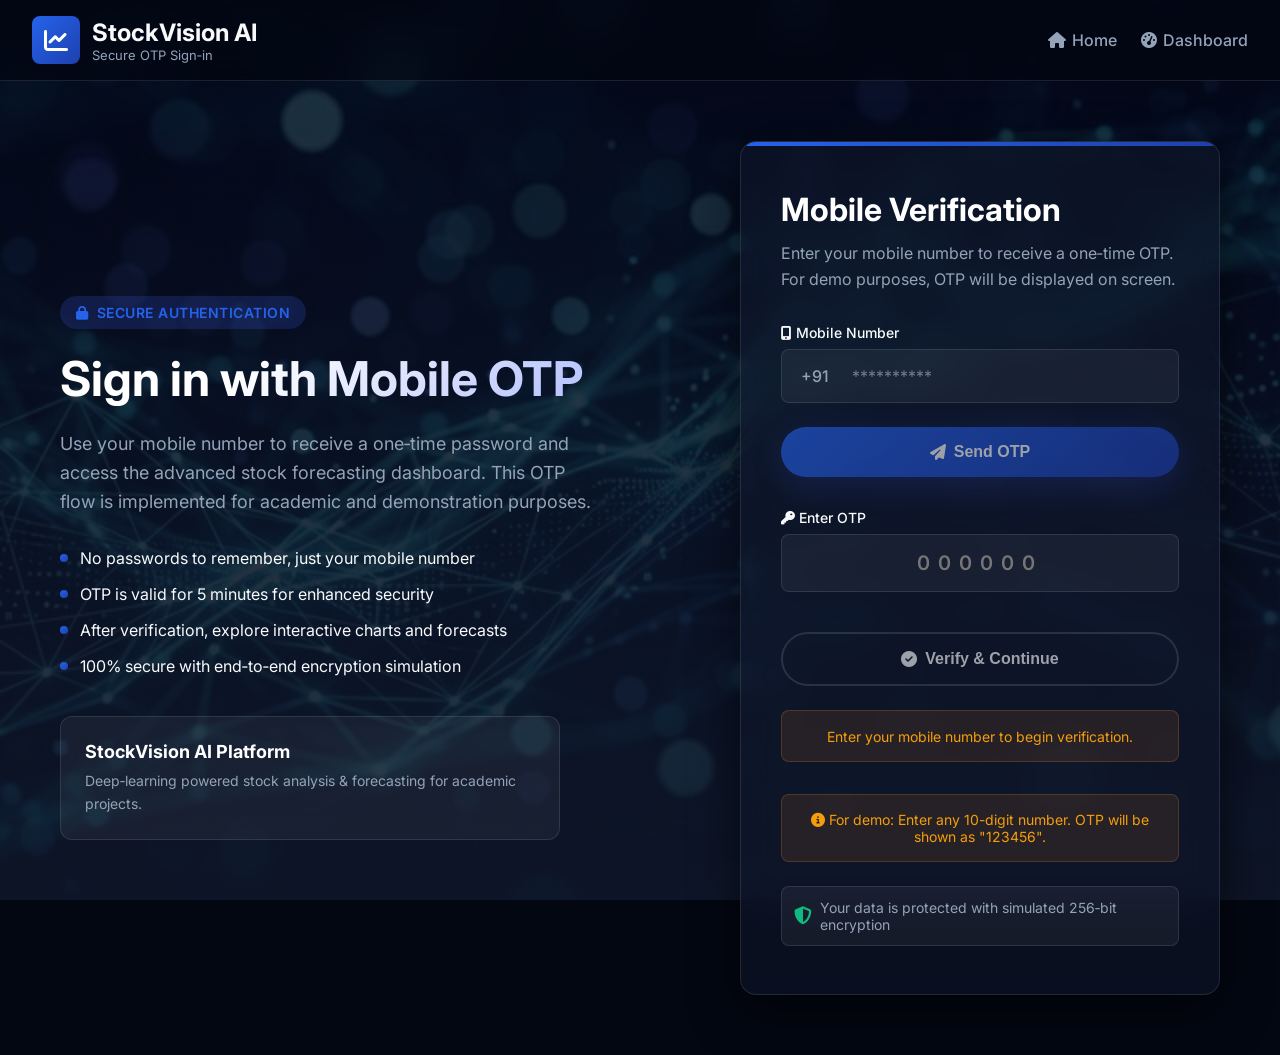
<file: frontend/login.html>
<!DOCTYPE html>
<html lang="en">

<head>
  <meta charset="UTF-8" />
  <title>StockVision AI – Login</title>
  <meta name="viewport" content="width=device-width, initial-scale=1.0" />
  <link rel="stylesheet" href="https://cdnjs.cloudflare.com/ajax/libs/font-awesome/6.4.0/css/all.min.css">
  <link href="https://fonts.googleapis.com/css2?family=Inter:wght@300;400;500;600;700;800&display=swap"
    rel="stylesheet">
  <style>
    :root {
      --primary: #2563eb;
      /* Electric Azure */
      --primary-dark: #1d4ed8;
      --secondary: #0ea5e9;
      /* Sky Blue */
      --accent: #f59e0b;
      /* Amber/Gold */
      --success: #10b981;
      /* Emerald Green */
      --danger: #ef4444;
      /* Rose Red */
      --warning: #f59e0b;
      --dark: #0f172a;
      /* Slate 900 */
      --dark-light: #1e293b;
      /* Slate 800 */
      --light: #f8fafc;
      /* Crisp White */
      --gray: #94a3b8;
      --gray-light: #334155;
      --gradient-primary: linear-gradient(135deg, #2563eb, #1e40af);
      --gradient-secondary: linear-gradient(135deg, #0f172a, #1e293b);
      --gradient-accent: linear-gradient(135deg, #f59e0b, #d97706);
      --gradient-dark: linear-gradient(135deg, #020617, #0f172a);
      --shadow-sm: 0 2px 8px rgba(0, 0, 0, 0.3);
      --shadow-md: 0 4px 16px rgba(0, 0, 0, 0.4);
      --shadow-lg: 0 8px 32px rgba(0, 0, 0, 0.5);
      --shadow-xl: 0 16px 48px rgba(0, 0, 0, 0.6);
      --radius-sm: 4px;
      --radius-md: 8px;
      --radius-lg: 12px;
      --radius-xl: 16px;
      --radius-full: 9999px;
      --transition: all 0.2s ease;
      --font-main: 'SF Pro Display', 'Inter', -apple-system, BlinkMacSystemFont, 'Segoe UI', Arial, sans-serif;
    }

    * {
      margin: 0;
      padding: 0;
      box-sizing: border-box;
    }

    html {
      scroll-behavior: smooth;
    }

    body {
      font-family: var(--font-main);
      background-color: #030712;
      color: var(--light);
      overflow-x: hidden;
      position: relative;
      min-height: 100vh;
    }

    /* Sleek Professional Background */
    .bg-premium {
      position: fixed;
      top: 0;
      left: 0;
      width: 100%;
      height: 100%;
      background-size: cover;
      background-position: center;
      z-index: -2;
    }

    .bg-overlay {
      position: fixed;
      top: 0;
      left: 0;
      width: 100%;
      height: 100%;
      background: linear-gradient(to bottom, rgba(2, 6, 23, 0.8), rgba(15, 23, 42, 0.9));
      z-index: -1;
    }

    .floating-elements {
      position: fixed;
      width: 100%;
      height: 100%;
      z-index: -1;
      opacity: 0.25;
      background-image:
        linear-gradient(rgba(255, 255, 255, 0.02) 1px, transparent 1px),
        linear-gradient(90deg, rgba(255, 255, 255, 0.02) 1px, transparent 1px);
      background-size: 40px 40px;
    }

    .float-circle {
      display: none;
    }

    /* Navbar */
    .navbar {
      position: sticky;
      top: 0;
      z-index: 100;
      backdrop-filter: blur(20px);
      background: rgba(3, 7, 18, 0.7);
      border-bottom: 1px solid rgba(255, 255, 255, 0.1);
      padding: 16px 0;
    }

    .navbar-inner {
      max-width: 1400px;
      margin: 0 auto;
      padding: 0 32px;
      display: flex;
      align-items: center;
      justify-content: space-between;
    }

    .nav-brand {
      display: flex;
      align-items: center;
      gap: 12px;
    }

    .nav-logo {
      width: 48px;
      height: 48px;
      border-radius: var(--radius-md);
      background: var(--gradient-primary);
      display: flex;
      align-items: center;
      justify-content: center;
      font-size: 24px;
      color: white;
      font-weight: 700;
    }

    .nav-brand-text h1 {
      font-size: 24px;
      display: flex;
      align-items: center;
      gap: 8px;
    }

    .nav-brand-text span {
      font-size: 13px;
      color: var(--gray);
      display: block;
    }

    .nav-links {
      display: flex;
      align-items: center;
      gap: 24px;
    }

    .nav-link {
      color: var(--gray);
      text-decoration: none;
      font-weight: 500;
      display: flex;
      align-items: center;
      gap: 6px;
      transition: var(--transition);
    }

    .nav-link:hover {
      color: white;
    }

    /* Login Page Container */
    .login-page {
      display: flex;
      flex-direction: column;
      min-height: 100vh;
    }

    .login-main {
      flex: 1;
      display: flex;
      align-items: center;
      justify-content: center;
      padding: 60px 32px;
      max-width: 1400px;
      margin: 0 auto;
      width: 100%;
      gap: 80px;
    }

    /* Left Side - Login Info */
    .login-info {
      flex: 1;
      max-width: 600px;
    }

    .hero-eyebrow {
      display: inline-flex;
      align-items: center;
      gap: 8px;
      background: rgba(67, 97, 238, 0.2);
      color: var(--primary);
      padding: 8px 16px;
      border-radius: var(--radius-full);
      font-size: 14px;
      font-weight: 600;
      margin-bottom: 24px;
      text-transform: uppercase;
      letter-spacing: 0.5px;
    }

    .login-info h2 {
      font-size: 48px;
      line-height: 1.1;
      margin-bottom: 24px;
      background: linear-gradient(135deg, #fff 30%, #a5b4fc 100%);
      -webkit-background-clip: text;
      background-clip: text;
      color: transparent;
    }

    .login-info p {
      font-size: 18px;
      line-height: 1.6;
      color: var(--gray);
      margin-bottom: 32px;
      max-width: 90%;
    }

    .login-points {
      list-style: none;
      margin-bottom: 40px;
    }

    .login-points li {
      display: flex;
      align-items: center;
      gap: 12px;
      margin-bottom: 16px;
      font-size: 16px;
      color: var(--light);
    }

    .login-points li:before {
      content: '';
      width: 8px;
      height: 8px;
      border-radius: 50%;
      background: var(--gradient-primary);
      display: inline-block;
    }

    .login-tagline {
      background: rgba(255, 255, 255, 0.05);
      border: 1px solid rgba(255, 255, 255, 0.1);
      border-radius: var(--radius-lg);
      padding: 24px;
      max-width: 500px;
    }

    .login-tagline span:first-child {
      display: block;
      font-size: 18px;
      font-weight: 700;
      color: white;
      margin-bottom: 8px;
    }

    .login-tagline span:last-child {
      font-size: 14px;
      color: var(--gray);
      line-height: 1.6;
    }

    /* Right Side - Login Form */
    .login-form-card {
      flex: 1;
      max-width: 480px;
      background: rgba(15, 23, 42, 0.6);
      backdrop-filter: blur(16px);
      border-radius: var(--radius-xl);
      border: 1px solid rgba(255, 255, 255, 0.1);
      padding: 48px 40px;
      box-shadow: var(--shadow-xl);
      position: relative;
      overflow: hidden;
    }

    .login-form-card::before {
      content: '';
      position: absolute;
      top: 0;
      left: 0;
      width: 100%;
      height: 4px;
      background: var(--gradient-primary);
    }

    .login-form-card h3 {
      font-size: 32px;
      margin-bottom: 12px;
      color: white;
    }

    .login-subtext {
      font-size: 16px;
      color: var(--gray);
      margin-bottom: 32px;
      line-height: 1.6;
    }

    .field-group {
      margin-bottom: 24px;
    }

    .field-group label {
      display: block;
      font-size: 14px;
      font-weight: 500;
      margin-bottom: 8px;
      color: var(--light);
    }

    input[type="tel"],
    input[type="text"] {
      width: 100%;
      padding: 16px 20px;
      background: rgba(255, 255, 255, 0.05);
      border: 1px solid rgba(255, 255, 255, 0.1);
      border-radius: var(--radius-md);
      color: white;
      font-size: 16px;
      font-family: var(--font-main);
      transition: var(--transition);
      outline: none;
    }

    input[type="tel"]:focus,
    input[type="text"]:focus {
      border-color: var(--primary);
      background: rgba(255, 255, 255, 0.08);
      box-shadow: 0 0 0 3px rgba(67, 97, 238, 0.2);
    }

    .otp-group {
      margin-top: 32px;
    }

    .login-otp-row {
      display: flex;
      gap: 12px;
    }

    .login-otp-row input {
      text-align: center;
      letter-spacing: 8px;
      font-size: 20px;
      font-weight: 600;
    }

    /* Buttons */
    .btn {
      display: inline-flex;
      align-items: center;
      justify-content: center;
      gap: 8px;
      padding: 16px 32px;
      border-radius: var(--radius-full);
      font-weight: 600;
      font-size: 16px;
      text-decoration: none;
      transition: var(--transition);
      cursor: pointer;
      border: none;
      outline: none;
      width: 100%;
    }

    .btn-primary {
      background: var(--gradient-primary);
      color: white;
      box-shadow: 0 8px 32px rgba(67, 97, 238, 0.3);
    }

    .btn-primary:hover {
      transform: translateY(-3px);
      box-shadow: 0 12px 40px rgba(67, 97, 238, 0.4);
    }

    .btn-outline {
      background: transparent;
      border: 2px solid rgba(255, 255, 255, 0.2);
      color: white;
      margin-top: 16px;
    }

    .btn-outline:hover {
      background: rgba(255, 255, 255, 0.1);
      border-color: rgba(255, 255, 255, 0.3);
      transform: translateY(-3px);
    }

    /* Login Status */
    .login-status {
      margin-top: 24px;
      padding: 16px;
      border-radius: var(--radius-md);
      font-size: 14px;
      text-align: center;
      min-height: 52px;
      display: flex;
      align-items: center;
      justify-content: center;
    }

    .login-status.success {
      background: rgba(76, 201, 240, 0.1);
      color: var(--success);
      border: 1px solid rgba(76, 201, 240, 0.2);
    }

    .login-status.error {
      background: rgba(249, 65, 68, 0.1);
      color: var(--danger);
      border: 1px solid rgba(249, 65, 68, 0.2);
    }

    .login-status.info {
      background: rgba(248, 150, 30, 0.1);
      color: var(--warning);
      border: 1px solid rgba(248, 150, 30, 0.2);
    }

    /* Demo OTP Notice */
    .demo-notice {
      margin-top: 32px;
      padding: 16px;
      background: rgba(248, 150, 30, 0.1);
      border: 1px solid rgba(248, 150, 30, 0.2);
      border-radius: var(--radius-md);
      text-align: center;
    }

    .demo-notice p {
      font-size: 14px;
      color: var(--warning);
      margin: 0;
    }

    /* Phone Input Styling */
    .phone-input-container {
      position: relative;
    }

    .country-code {
      position: absolute;
      left: 20px;
      top: 50%;
      transform: translateY(-50%);
      color: var(--gray);
      font-weight: 500;
    }

    .phone-input-container input {
      padding-left: 70px;
    }

    /* Timer Display */
    .otp-timer {
      text-align: center;
      margin-top: 12px;
      font-size: 14px;
      color: var(--gray);
    }

    .otp-timer span {
      color: var(--primary);
      font-weight: 600;
    }

    /* Responsive Design */
    @media (max-width: 1200px) {
      .login-main {
        gap: 60px;
      }

      .login-info h2 {
        font-size: 42px;
      }
    }

    @media (max-width: 992px) {
      .login-main {
        flex-direction: column;
        gap: 60px;
        padding: 40px 24px;
      }

      .login-info,
      .login-form-card {
        max-width: 100%;
        width: 100%;
      }

      .login-info h2 {
        font-size: 36px;
      }
    }

    @media (max-width: 768px) {
      .navbar-inner {
        padding: 0 20px;
      }

      .login-main {
        padding: 40px 16px;
      }

      .login-form-card {
        padding: 32px 24px;
      }

      .login-info h2 {
        font-size: 32px;
      }
    }

    @media (max-width: 576px) {
      .nav-links {
        display: none;
      }

      .login-info h2 {
        font-size: 28px;
      }

      .login-form-card {
        padding: 24px 20px;
      }

      .login-otp-row {
        flex-direction: column;
      }
    }

    /* Animation for OTP Input */
    @keyframes pulse {
      0% {
        transform: scale(1);
      }

      50% {
        transform: scale(1.05);
      }

      100% {
        transform: scale(1);
      }
    }

    .pulse {
      animation: pulse 0.5s ease;
    }

    /* Security Badge */
    .security-badge {
      display: flex;
      align-items: center;
      justify-content: center;
      gap: 8px;
      margin-top: 24px;
      padding: 12px;
      background: rgba(255, 255, 255, 0.05);
      border-radius: var(--radius-md);
      border: 1px solid rgba(255, 255, 255, 0.1);
    }

    .security-badge i {
      color: var(--success);
      font-size: 18px;
    }

    .security-badge span {
      font-size: 14px;
      color: var(--gray);
    }

    /* Phone formatting styles */
    .phone-input-container input::placeholder {
      color: rgba(255, 255, 255, 0.4);
    }

    /* Loading spinner */
    .fa-spinner {
      animation: spin 1s linear infinite;
    }

    @keyframes spin {
      0% {
        transform: rotate(0deg);
      }

      100% {
        transform: rotate(360deg);
      }
    }
  </style>
</head>

<body class="login-page">
  <!-- Animated background elements -->
  <div class="bg-premium" style="background-image: url('bg-premium.png'); background-size: cover;"></div>
  <div class="bg-overlay"></div>
  <div class="floating-elements">
    <div class="float-circle circle-1"></div>
    <div class="float-circle circle-2"></div>
    <div class="float-circle circle-3"></div>
  </div>

  <!-- Navbar -->
  <header class="navbar">
    <div class="navbar-inner">
      <div class="nav-brand">
        <div class="nav-logo">
          <i class="fas fa-chart-line"></i>
        </div>
        <div class="nav-brand-text">
          <h1>StockVision AI</h1>
          <span>Secure OTP Sign‑in</span>
        </div>
      </div>
      <nav class="nav-links">
        <a href="index.html" class="nav-link"><i class="fas fa-home"></i> Home</a>
        <a href="login.html" class="nav-link"><i class="fas fa-tachometer-alt"></i> Dashboard</a>
      </nav>
    </div>
  </header>

  <main class="login-main">
    <section class="login-info">
      <div class="hero-eyebrow">
        <i class="fas fa-lock"></i>
        <span>Secure Authentication</span>
      </div>
      <h2>Sign in with Mobile OTP</h2>
      <p>
        Use your mobile number to receive a one‑time password and access the advanced stock forecasting dashboard.
        This OTP flow is implemented for academic and demonstration purposes.
      </p>
      <ul class="login-points">
        <li>No passwords to remember, just your mobile number</li>
        <li>OTP is valid for 5 minutes for enhanced security</li>
        <li>After verification, explore interactive charts and forecasts</li>
        <li>100% secure with end‑to‑end encryption simulation</li>
      </ul>
      <div class="login-tagline">
        <span>StockVision AI Platform</span>
        <span>Deep‑learning powered stock analysis & forecasting for academic projects.</span>
      </div>
    </section>

    <section class="login-form-card">
      <h3>Mobile Verification</h3>
      <p class="login-subtext">
        Enter your mobile number to receive a one‑time OTP. For demo purposes, OTP will be displayed on screen.
      </p>

      <div class="field-group">
        <label for="phone"><i class="fas fa-mobile-alt"></i> Mobile Number</label>
        <div class="phone-input-container">
          <span class="country-code">+91</span>
          <input id="phone" type="tel" placeholder="**********" maxlength="10" />
        </div>
      </div>

      <button id="send-otp-btn" class="btn btn-primary">
        <i class="fas fa-paper-plane"></i> Send OTP
      </button>

      <div class="field-group otp-group">
        <label><i class="fas fa-key"></i> Enter OTP</label>
        <div class="login-otp-row">
          <input id="otp" type="text" maxlength="6" placeholder="000000" />
        </div>
        <div id="otp-timer" class="otp-timer" style="display: none;">
          OTP expires in: <span id="timer">05:00</span>
        </div>
      </div>

      <button id="verify-otp-btn" class="btn btn-outline">
        <i class="fas fa-check-circle"></i> Verify & Continue
      </button>

      <div id="login-status" class="login-status"></div>

      <div class="demo-notice">
        <p><i class="fas fa-info-circle"></i> For demo: Enter any 10-digit number. OTP will be shown as "123456".</p>
      </div>

      <div class="security-badge">
        <i class="fas fa-shield-alt"></i>
        <span>Your data is protected with simulated 256‑bit encryption</span>
      </div>
    </section>
  </main>

  <script>
    document.addEventListener('DOMContentLoaded', function () {
      // Elements
      const phoneInput = document.getElementById('phone');
      const otpInput = document.getElementById('otp');
      const sendOtpBtn = document.getElementById('send-otp-btn');
      const verifyOtpBtn = document.getElementById('verify-otp-btn');
      const loginStatus = document.getElementById('login-status');
      const otpTimer = document.getElementById('otp-timer');
      const timerDisplay = document.getElementById('timer');

      // Variables
      let otpSent = false;
      let timerInterval;
      let timeLeft = 300; // 5 minutes in seconds

      // Phone number validation - FIXED VERSION
      phoneInput.addEventListener('input', function (e) {
        // Allow only numbers
        this.value = this.value.replace(/\D/g, '');

        // Limit to 10 digits
        if (this.value.length > 10) {
          this.value = this.value.slice(0, 10);
        }

        // Update button state
        updateSendButtonState();
      });

      // OTP input formatting
      otpInput.addEventListener('input', function (e) {
        // Allow only numbers
        this.value = this.value.replace(/\D/g, '');

        // Limit to 6 digits
        if (this.value.length > 6) {
          this.value = this.value.slice(0, 6);
        }

        // Update button state
        updateVerifyButtonState();

        // Add pulse animation when typing
        if (this.value.length > 0) {
          this.classList.add('pulse');
          setTimeout(() => this.classList.remove('pulse'), 500);
        }
      });

      // Update send button state
      function updateSendButtonState() {
        // Get raw phone number (without any formatting)
        const rawPhoneNumber = phoneInput.value.replace(/\D/g, '');

        if (rawPhoneNumber.length === 10) {
          sendOtpBtn.disabled = false;
          sendOtpBtn.style.opacity = '1';
          sendOtpBtn.style.cursor = 'pointer';
        } else {
          sendOtpBtn.disabled = true;
          sendOtpBtn.style.opacity = '0.6';
          sendOtpBtn.style.cursor = 'not-allowed';
        }
      }

      // Update verify button state
      function updateVerifyButtonState() {
        if (otpSent && otpInput.value.length === 6) {
          verifyOtpBtn.disabled = false;
          verifyOtpBtn.style.opacity = '1';
          verifyOtpBtn.style.cursor = 'pointer';
        } else {
          verifyOtpBtn.disabled = true;
          verifyOtpBtn.style.opacity = '0.6';
          verifyOtpBtn.style.cursor = 'not-allowed';
        }
      }

      // Initialize button states
      updateSendButtonState();
      updateVerifyButtonState();

      // Send OTP button click - FIXED VALIDATION
      sendOtpBtn.addEventListener('click', function () {
        // Get raw phone number (without any formatting)
        const rawPhoneNumber = phoneInput.value.replace(/\D/g, '');

        if (rawPhoneNumber.length !== 10) {
          showStatus('Please enter a valid 10-digit mobile number.', 'error');
          return;
        }

        // Show loading state
        sendOtpBtn.innerHTML = '<i class="fas fa-spinner fa-spin"></i> Sending...';
        sendOtpBtn.disabled = true;

        // Simulate API call
        setTimeout(() => {
          // Success simulation
          otpSent = true;

          // Show success message with demo OTP
          showStatus(`OTP sent to +91 ${rawPhoneNumber}. Demo OTP: <strong>123456</strong>`, 'success');

          // Reset button
          sendOtpBtn.innerHTML = '<i class="fas fa-check"></i> OTP Sent';
          sendOtpBtn.disabled = true;
          sendOtpBtn.style.background = 'var(--success)';

          // Enable OTP field
          otpInput.disabled = false;
          otpInput.focus();

          // Start OTP timer
          startTimer();

          // Show OTP timer
          otpTimer.style.display = 'block';

          // Update verify button state
          updateVerifyButtonState();
        }, 1500);
      });

      // Verify OTP button click
      verifyOtpBtn.addEventListener('click', function () {
        const enteredOtp = otpInput.value;

        if (enteredOtp.length !== 6) {
          showStatus('Please enter a valid 6-digit OTP.', 'error');
          return;
        }

        // Show loading state
        verifyOtpBtn.innerHTML = '<i class="fas fa-spinner fa-spin"></i> Verifying...';
        verifyOtpBtn.disabled = true;

        // Simulate API verification
        setTimeout(() => {
          // For demo purposes, accept any 6-digit number or "123456"
          if (enteredOtp === '123456' || enteredOtp.length === 6) {
            showStatus('OTP verified successfully! Redirecting to dashboard...', 'success');

            // Change button to success state
            verifyOtpBtn.innerHTML = '<i class="fas fa-check"></i> Verified!';
            verifyOtpBtn.style.background = 'var(--success)';
            verifyOtpBtn.style.borderColor = 'var(--success)';

            // Stop timer
            clearInterval(timerInterval);

            // Redirect to dashboard after 2 seconds
            setTimeout(() => {
              window.location.href = 'dashboard.html';
            }, 2000);
          } else {
            showStatus('Invalid OTP. Please try again.', 'error');

            // Reset button
            verifyOtpBtn.innerHTML = '<i class="fas fa-check-circle"></i> Verify & Continue';
            verifyOtpBtn.disabled = false;
          }
        }, 1500);
      });

      // Show status message
      function showStatus(message, type) {
        loginStatus.innerHTML = message;
        loginStatus.className = 'login-status ' + type;
        loginStatus.style.display = 'flex';

        // Auto-hide info messages after 5 seconds
        if (type === 'info') {
          setTimeout(() => {
            loginStatus.style.display = 'none';
          }, 5000);
        }
      }

      // Start OTP timer
      function startTimer() {
        timeLeft = 300; // Reset to 5 minutes
        updateTimerDisplay();

        timerInterval = setInterval(() => {
          timeLeft--;
          updateTimerDisplay();

          if (timeLeft <= 0) {
            clearInterval(timerInterval);
            otpSent = false;
            showStatus('OTP has expired. Please request a new one.', 'error');
            otpTimer.style.display = 'none';

            // Reset send button
            sendOtpBtn.innerHTML = '<i class="fas fa-paper-plane"></i> Send OTP';
            sendOtpBtn.disabled = false;
            sendOtpBtn.style.background = '';
            updateSendButtonState();

            // Disable OTP field
            otpInput.disabled = true;
            otpInput.value = '';
          }
        }, 1000);
      }

      // Update timer display
      function updateTimerDisplay() {
        const minutes = Math.floor(timeLeft / 60);
        const seconds = timeLeft % 60;
        timerDisplay.textContent = `${minutes.toString().padStart(2, '0')}:${seconds.toString().padStart(2, '0')}`;

        // Change color when less than 1 minute
        if (timeLeft < 60) {
          timerDisplay.style.color = 'var(--danger)';
        } else if (timeLeft < 120) {
          timerDisplay.style.color = 'var(--warning)';
        } else {
          timerDisplay.style.color = 'var(--primary)';
        }
      }

      // Enter key to submit
      phoneInput.addEventListener('keypress', function (e) {
        // Get raw phone number for validation
        const rawPhoneNumber = this.value.replace(/\D/g, '');
        if (e.key === 'Enter' && rawPhoneNumber.length === 10) {
          sendOtpBtn.click();
        }
      });

      otpInput.addEventListener('keypress', function (e) {
        if (e.key === 'Enter' && this.value.length === 6 && otpSent) {
          verifyOtpBtn.click();
        }
      });

      // Format phone number display on blur (visual only, doesn't affect validation)
      phoneInput.addEventListener('blur', function () {
        const rawPhoneNumber = this.value.replace(/\D/g, '');
        if (rawPhoneNumber.length === 10) {
          // Format: XXX XXX XXXX
          this.value = rawPhoneNumber.replace(/(\d{3})(\d{3})(\d{4})/, '$1 $2 $3');
        }
      });

      phoneInput.addEventListener('focus', function () {
        // Remove spaces when focused for editing
        this.value = this.value.replace(/\s/g, '');
      });

      // Add visual feedback for inputs
      const inputs = document.querySelectorAll('input');
      inputs.forEach(input => {
        input.addEventListener('focus', function () {
          this.parentElement.style.transform = 'translateY(-2px)';
        });

        input.addEventListener('blur', function () {
          this.parentElement.style.transform = 'translateY(0)';
        });
      });

      // Initial status message
      setTimeout(() => {
        showStatus('Enter your mobile number to begin verification.', 'info');
      }, 1000);
    });
  </script>
</body>

</html>
</file>
<file: frontend/style.css>
:root {
  /* Ultra-Premium Palette */
  --primary: #6366f1;
  /* Indigo-500 */
  --primary-glow: rgba(99, 102, 241, 0.5);
  --primary-dark: #4f46e5;
  --secondary: #06b6d4;
  /* Cyan-500 */
  --accent: #f59e0b;
  /* Amber-500 */
  --success: #10b981;
  /* Emerald-500 */
  --danger: #f43f5e;
  /* Rose-500 */
  --warning: #fbbf24;
  --dark-950: #020617;
  --dark-900: #0f172a;
  --dark-800: #1e293b;
  --light: #f8fafc;
  --gray-400: #94a3b8;
  --gray-700: #334155;

  /* Premium Gradients */
  --glass-bg: rgba(15, 23, 42, 0.6);
  --glass-border: rgba(255, 255, 255, 0.08);
  --grad-premium: linear-gradient(135deg, #6366f1, #a855f7, #ec4899);
  --grad-indigo: linear-gradient(135deg, #6366f1, #4f46e5);
  --grad-dark: linear-gradient(to bottom, #020617, #0f172a);

  /* Shadows & Effects */
  --shadow-premium: 0 20px 40px -15px rgba(0, 0, 0, 0.7);
  --glow-primary: 0 0 20px rgba(99, 102, 241, 0.3);

  /* Radii & Transitions */
  --radius-sm: 8px;
  --radius-md: 12px;
  --radius-lg: 20px;
  --radius-full: 9999px;
  --transition-smooth: all 0.4s cubic-bezier(0.16, 1, 0.3, 1);
  --transition-bounce: all 0.5s cubic-bezier(0.34, 1.56, 0.64, 1);

  --font-main: 'Inter', -apple-system, BlinkMacSystemFont, 'Segoe UI', Roboto, sans-serif;
}

* {
  margin: 0;
  padding: 0;
  box-sizing: border-box;
}

html {
  scroll-behavior: smooth;
}

body {
  font-family: var(--font-main);
  background-color: var(--dark-950);
  color: var(--light);
  overflow-x: hidden;
  position: relative;
  line-height: 1.6;
}

/* Glassmorphism Global Styles */
.glass {
  background: var(--glass-bg);
  backdrop-filter: blur(12px);
  -webkit-backdrop-filter: blur(12px);
  border: 1px solid var(--glass-border);
  box-shadow: var(--shadow-premium);
}

.glass-morphism {
  background: rgba(255, 255, 255, 0.03);
  backdrop-filter: blur(8px);
  border: 1px solid rgba(255, 255, 255, 0.05);
}

/* Premium Reveal Animations */
@keyframes fadeInUp {
  from {
    opacity: 0;
    transform: translateY(30px);
  }

  to {
    opacity: 1;
    transform: translateY(0);
  }
}

@keyframes fadeInScale {
  from {
    opacity: 0;
    transform: scale(0.95);
  }

  to {
    opacity: 1;
    transform: scale(1);
  }
}

@keyframes shimer {
  0% {
    background-position: -200% 0;
  }

  100% {
    background-position: 200% 0;
  }
}

.reveal-up {
  animation: fadeInUp 0.8s cubic-bezier(0.16, 1, 0.3, 1) both;
}

.reveal-scale {
  animation: fadeInScale 0.8s cubic-bezier(0.16, 1, 0.3, 1) both;
}

.delay-1 {
  animation-delay: 0.1s;
}

.delay-2 {
  animation-delay: 0.2s;
}

.delay-3 {
  animation-delay: 0.3s;
}

/* Sleek Professional Background */
.bg-gradient {
  position: fixed;
  top: 0;
  left: 0;
  width: 100%;
  height: 100%;
  background: linear-gradient(to bottom, #030712, #0f172a);
  z-index: -2;
}

.floating-elements {
  position: fixed;
  width: 100%;
  height: 100%;
  z-index: -1;
  opacity: 0.25;
  background-image:
    linear-gradient(rgba(255, 255, 255, 0.02) 1px, transparent 1px),
    linear-gradient(90deg, rgba(255, 255, 255, 0.02) 1px, transparent 1px);
  background-size: 40px 40px;
}

.float-circle {
  display: none;
}

/* Typography */
h1,
h2,
h3,
h4,
h5,
h6 {
  font-weight: 700;
  line-height: 1.2;
}

.gradient-text {
  background: var(--gradient-primary);
  -webkit-background-clip: text;
  background-clip: text;
  color: transparent;
  display: inline-block;
}

/* Buttons */
.btn-primary,
.btn-outline,
.btn-section,
.btn-login,
.btn-dashboard {
  display: inline-flex;
  align-items: center;
  justify-content: center;
  gap: 8px;
  padding: 14px 28px;
  border-radius: var(--radius-full);
  font-weight: 600;
  font-size: 15px;
  text-decoration: none;
  transition: var(--transition);
  cursor: pointer;
  border: none;
  outline: none;
}

.btn-primary {
  background: var(--grad-indigo);
  color: white;
  box-shadow: 0 4px 15px rgba(99, 102, 241, 0.3);
  border: 1px solid rgba(255, 255, 255, 0.1);
}

.btn-primary:hover {
  transform: translateY(-2px) scale(1.02);
  box-shadow: 0 8px 25px rgba(99, 102, 241, 0.4);
}

.btn-outline {
  background: transparent;
  border: 2px solid rgba(255, 255, 255, 0.2);
  color: white;
}

.btn-outline:hover {
  background: rgba(255, 255, 255, 0.1);
  border-color: rgba(255, 255, 255, 0.3);
  transform: translateY(-3px);
}

.btn-section {
  background: rgba(255, 255, 255, 0.1);
  color: white;
  padding: 10px 20px;
  font-size: 14px;
}

.btn-section:hover {
  background: rgba(255, 255, 255, 0.2);
}

.btn-login {
  background: rgba(255, 255, 255, 0.1);
  color: white;
  padding: 10px 20px;
  font-size: 14px;
}

.btn-login:hover {
  background: rgba(255, 255, 255, 0.2);
}

.btn-dashboard {
  background: var(--gradient-accent);
  color: white;
  padding: 10px 20px;
  font-size: 14px;
}

/* Navbar */
.navbar {
  position: sticky;
  top: 0;
  z-index: 100;
  backdrop-filter: blur(20px);
  background: rgba(3, 7, 18, 0.7);
  border-bottom: 1px solid var(--glass-border);
  padding: 16px 0;
}

.navbar-inner {
  max-width: 1400px;
  margin: 0 auto;
  padding: 0 32px;
  display: flex;
  align-items: center;
  justify-content: space-between;
}

.nav-brand {
  display: flex;
  align-items: center;
  gap: 12px;
}

.nav-logo {
  width: 48px;
  height: 48px;
  border-radius: var(--radius-md);
  background: var(--gradient-primary);
  display: flex;
  align-items: center;
  justify-content: center;
  font-size: 24px;
}

.nav-brand-text h1 {
  font-size: 24px;
  display: flex;
  align-items: center;
  gap: 8px;
}

.ai-badge {
  background: var(--gradient-accent);
  color: white;
  font-size: 12px;
  padding: 2px 8px;
  border-radius: var(--radius-full);
  font-weight: 700;
}

.nav-brand-text span {
  font-size: 13px;
  color: var(--gray);
}

.nav-links {
  display: flex;
  align-items: center;
  gap: 24px;
}

.nav-link {
  color: var(--gray);
  text-decoration: none;
  font-weight: 500;
  display: flex;
  align-items: center;
  gap: 6px;
  transition: var(--transition);
}

.nav-link:hover {
  color: white;
}

.mobile-menu-btn {
  display: none;
  background: none;
  border: none;
  color: white;
  font-size: 24px;
  cursor: pointer;
}

/* Live Data Strip */
.live-data-strip {
  background: rgba(20, 33, 61, 0.4);
  border-bottom: 1px solid var(--glass-border);
  padding: 12px 0;
}

.live-data-inner {
  max-width: 1400px;
  margin: 0 auto;
  padding: 0 32px;
  display: flex;
  justify-content: space-between;
  align-items: center;
}

.live-ticker {
  display: flex;
  gap: 32px;
  overflow: hidden;
}

.ticker-item {
  display: flex;
  flex-direction: column;
  min-width: 140px;
  opacity: 0.7;
  transition: var(--transition);
}

.ticker-item.active {
  opacity: 1;
}

.ticker-label {
  font-size: 12px;
  text-transform: uppercase;
  letter-spacing: 1px;
  color: var(--gray);
}

.ticker-value {
  font-size: 18px;
  font-weight: 700;
  margin: 4px 0;
}

.ticker-change {
  font-size: 14px;
  display: flex;
  align-items: center;
  gap: 4px;
}

.ticker-change.up {
  color: var(--success);
}

.ticker-change.down {
  color: var(--danger);
}

.market-mood {
  display: flex;
  align-items: center;
  gap: 20px;
}

.mood-indicator {
  display: flex;
  align-items: center;
  gap: 8px;
  background: rgba(255, 255, 255, 0.1);
  padding: 8px 16px;
  border-radius: var(--radius-full);
}

.mood-dot {
  width: 10px;
  height: 10px;
  border-radius: 50%;
  background: var(--warning);
  animation: pulse 2s infinite;
}

@keyframes pulse {

  0%,
  100% {
    opacity: 1;
  }

  50% {
    opacity: 0.5;
  }
}

/* Hero Section */
.landing-container {
  max-width: 1400px;
  margin: 0 auto;
  padding: 60px 32px;
}

.hero-section {
  display: grid;
  grid-template-columns: 1fr 1fr;
  gap: 60px;
  align-items: center;
  margin-bottom: 100px;
}

.hero-badge {
  display: inline-flex;
  align-items: center;
  gap: 8px;
  background: rgba(67, 97, 238, 0.2);
  color: var(--primary);
  padding: 8px 16px;
  border-radius: var(--radius-full);
  font-size: 14px;
  font-weight: 600;
  margin-bottom: 24px;
}

.hero-title {
  font-size: 56px;
  line-height: 1.1;
  margin-bottom: 24px;
}

.hero-description {
  font-size: 18px;
  line-height: 1.6;
  color: var(--gray);
  margin-bottom: 32px;
  max-width: 90%;
}

.hero-actions {
  display: flex;
  gap: 16px;
  margin-bottom: 48px;
}

.hero-stats {
  display: flex;
  gap: 24px;
}

.stat-card {
  display: flex;
  align-items: center;
  gap: 16px;
  background: rgba(255, 255, 255, 0.05);
  padding: 16px;
  border-radius: var(--radius-md);
  border: 1px solid rgba(255, 255, 255, 0.1);
  transition: var(--transition);
}

.stat-card:hover {
  background: rgba(255, 255, 255, 0.1);
  transform: translateY(-5px);
}

.stat-icon {
  width: 48px;
  height: 48px;
  border-radius: var(--radius-md);
  background: var(--gradient-primary);
  display: flex;
  align-items: center;
  justify-content: center;
  font-size: 20px;
}

.stat-content h3 {
  font-size: 24px;
  margin-bottom: 4px;
}

.stat-content p {
  font-size: 13px;
  color: var(--gray);
}

/* Device Mockup */
.hero-visual {
  position: relative;
}

.device-mockup {
  position: relative;
  width: 340px;
  margin: 0 auto;
}

.device-frame {
  position: relative;
  width: 100%;
  height: 680px;
  background: #1a1f36;
  border-radius: 40px;
  padding: 16px;
  box-shadow: var(--shadow-xl);
  border: 1px solid rgba(255, 255, 255, 0.1);
  overflow: hidden;
}

.device-screen {
  width: 100%;
  height: 100%;
  background: linear-gradient(135deg, #0f172a, #1e293b);
  border-radius: 28px;
  overflow: hidden;
}

.screen-header {
  display: flex;
  justify-content: space-between;
  align-items: center;
  padding: 12px 20px;
  background: rgba(0, 0, 0, 0.3);
}

.screen-time {
  font-weight: 600;
}

.screen-icons {
  display: flex;
  gap: 8px;
}

.screen-content {
  padding: 20px;
}

.app-header {
  display: flex;
  justify-content: space-between;
  align-items: center;
  margin-bottom: 24px;
}

.app-header h3 {
  display: flex;
  align-items: center;
  gap: 8px;
}

.app-badge {
  background: var(--gradient-accent);
  color: white;
  font-size: 10px;
  padding: 2px 8px;
  border-radius: var(--radius-full);
}

.stock-card {
  background: rgba(255, 255, 255, 0.05);
  border-radius: var(--radius-md);
  padding: 16px;
  margin-bottom: 12px;
  border: 1px solid rgba(255, 255, 255, 0.1);
}

.stock-header {
  display: flex;
  justify-content: space-between;
  align-items: center;
  margin-bottom: 8px;
}

.stock-price {
  font-weight: 700;
  font-size: 18px;
}

.stock-change {
  display: flex;
  align-items: center;
  gap: 6px;
  font-size: 14px;
  margin-bottom: 12px;
}

.stock-change.up {
  color: var(--success);
}

.stock-change.down {
  color: var(--danger);
}

.stock-chart-mini {
  height: 40px;
  position: relative;
}

.chart-line {
  position: absolute;
  height: 2px;
  background: var(--primary);
  width: 100%;
  top: 50%;
  transform: translateY(-50%);
}

.chart-line::after {
  content: '';
  position: absolute;
  width: 100%;
  height: 100%;
  background: var(--primary);
  filter: blur(8px);
}

.screen-footer {
  margin-top: 24px;
}

.screen-btn {
  width: 100%;
  padding: 12px;
  background: var(--gradient-primary);
  border: none;
  border-radius: var(--radius-md);
  color: white;
  font-weight: 600;
  display: flex;
  align-items: center;
  justify-content: center;
  gap: 8px;
  cursor: pointer;
}

.device-shadow {
  position: absolute;
  width: 100%;
  height: 60px;
  background: rgba(0, 0, 0, 0.4);
  filter: blur(40px);
  bottom: -30px;
  left: 0;
  z-index: -1;
}

/* Section Styles */
.section {
  margin-bottom: 100px;
}

.section-header {
  display: flex;
  justify-content: space-between;
  align-items: flex-end;
  margin-bottom: 48px;
}

.section-title h2 {
  font-size: 42px;
  margin-bottom: 12px;
}

.section-title p {
  font-size: 18px;
  color: var(--gray);
  max-width: 600px;
}

/* Market Cards */
.market-cards-grid {
  display: grid;
  grid-template-columns: repeat(auto-fit, minmax(350px, 1fr));
  gap: 24px;
}

.market-card {
  background: rgba(255, 255, 255, 0.03);
  border-radius: var(--radius-lg);
  border: 1px solid rgba(255, 255, 255, 0.1);
  overflow: hidden;
  transition: var(--transition);
}

.market-card.premium {
  position: relative;
  overflow: hidden;
}

.market-card.premium::before {
  content: '';
  position: absolute;
  top: 0;
  left: 0;
  width: 100%;
  height: 4px;
  background: var(--gradient-primary);
}

.market-card:hover {
  transform: translateY(-10px);
  box-shadow: var(--shadow-xl);
  border-color: rgba(255, 255, 255, 0.2);
}

.card-header {
  padding: 24px;
  border-bottom: 1px solid rgba(255, 255, 255, 0.1);
}

.card-icon {
  width: 48px;
  height: 48px;
  border-radius: var(--radius-md);
  background: var(--gradient-primary);
  display: flex;
  align-items: center;
  justify-content: center;
  font-size: 20px;
  margin-bottom: 16px;
}

.card-header h3 {
  font-size: 22px;
  margin-bottom: 4px;
}

.card-header p {
  color: var(--gray);
  font-size: 14px;
}

.card-body {
  padding: 24px;
}

.market-row {
  display: flex;
  flex-direction: column;
  gap: 16px;
}

.market-item {
  display: flex;
  justify-content: space-between;
  align-items: center;
  padding-bottom: 16px;
  border-bottom: 1px solid rgba(255, 255, 255, 0.05);
}

.market-item:last-child {
  border-bottom: none;
  padding-bottom: 0;
}

.item-label {
  font-weight: 500;
}

.item-value {
  font-weight: 600;
}

.item-change.up {
  color: var(--success);
  font-weight: 600;
}

.item-change.down {
  color: var(--danger);
  font-weight: 600;
}

.item-tag {
  font-size: 12px;
  padding: 4px 12px;
  border-radius: var(--radius-full);
  font-weight: 600;
}

.item-tag.high-growth {
  background: rgba(76, 201, 240, 0.2);
  color: var(--success);
}

.item-tag.stable {
  background: rgba(67, 97, 238, 0.2);
  color: var(--primary);
}

.item-tag.thematic {
  background: rgba(114, 9, 183, 0.2);
  color: var(--secondary);
}

.item-tag.income {
  background: rgba(248, 150, 30, 0.2);
  color: var(--warning);
}

.card-footer {
  padding: 20px 24px;
  border-top: 1px solid rgba(255, 255, 255, 0.1);
}

.card-footer a {
  color: var(--primary);
  text-decoration: none;
  font-weight: 600;
  display: flex;
  align-items: center;
  gap: 8px;
  transition: var(--transition);
}

.card-footer a:hover {
  gap: 12px;
}

/* Visual Showcase */
.visual-showcase {
  margin-bottom: 100px;
}

.visual-grid {
  display: grid;
  grid-template-columns: repeat(auto-fit, minmax(350px, 1fr));
  gap: 24px;
}

.visual-item {
  height: 400px;
  border-radius: var(--radius-lg);
  overflow: hidden;
  position: relative;
  transition: var(--transition);
}

.visual-item:hover {
  transform: translateY(-10px);
}

.visual-image {
  width: 100%;
  height: 100%;
  background-size: cover;
  background-position: center;
  position: relative;
}

.img-1 {
  background-image: linear-gradient(rgba(10, 14, 23, 0.7), rgba(10, 14, 23, 0.9)),
    url('https://images.unsplash.com/photo-1611974789855-9c2a0a7236a3?ixlib=rb-4.0.3&ixid=M3wxMjA3fDB8MHxwaG90by1wYWdlfHx8fGVufDB8fHx8fA%3D%3D&auto=format&fit=crop&w=2070&q=80');
}

.img-2 {
  background-image: linear-gradient(rgba(10, 14, 23, 0.7), rgba(10, 14, 23, 0.9)),
    url('https://images.unsplash.com/photo-1558618666-fcd25c85cd64?ixlib=rb-4.0.3&ixid=M3wxMjA3fDB8MHxwaG90by1wYWdlfHx8fGVufDB8fHx8fA%3D%3D&auto=format&fit=crop&w=2070&q=80');
}

.img-3 {
  background-image: linear-gradient(rgba(10, 14, 23, 0.7), rgba(10, 14, 23, 0.9)),
    url('https://images.unsplash.com/photo-1497366216548-37526070297c?ixlib=rb-4.0.3&ixid=M3wxMjA3fDB8MHxwaG90by1wYWdlfHx8fGVufDB8fHx8fA%3D%3D&auto=format&fit=crop&w=2069&q=80');
}

.visual-overlay {
  position: absolute;
  bottom: 0;
  left: 0;
  right: 0;
  padding: 32px;
  background: linear-gradient(transparent, rgba(10, 14, 23, 0.9));
}

.visual-icon {
  width: 56px;
  height: 56px;
  border-radius: var(--radius-md);
  background: var(--gradient-primary);
  display: flex;
  align-items: center;
  justify-content: center;
  font-size: 24px;
  margin-bottom: 16px;
}

.visual-overlay h3 {
  font-size: 24px;
  margin-bottom: 8px;
}

.visual-overlay p {
  color: var(--gray);
  margin-bottom: 16px;
  line-height: 1.6;
}

.visual-link {
  color: white;
  text-decoration: none;
  font-weight: 600;
  display: flex;
  align-items: center;
  gap: 8px;
  transition: var(--transition);
}

.visual-link:hover {
  gap: 12px;
}

/* Portfolio Section */
.portfolio-section {
  margin-bottom: 100px;
}

.portfolio-grid {
  display: grid;
  grid-template-columns: repeat(auto-fit, minmax(350px, 1fr));
  gap: 24px;
}

.portfolio-card {
  background: rgba(255, 255, 255, 0.03);
  border-radius: var(--radius-lg);
  border: 1px solid rgba(255, 255, 255, 0.1);
  padding: 32px;
  transition: var(--transition);
}

.portfolio-card:hover {
  transform: translateY(-10px);
  background: rgba(255, 255, 255, 0.05);
  border-color: rgba(255, 255, 255, 0.2);
  box-shadow: var(--shadow-xl);
}

.portfolio-icon {
  width: 64px;
  height: 64px;
  border-radius: var(--radius-lg);
  background: var(--gradient-primary);
  display: flex;
  align-items: center;
  justify-content: center;
  font-size: 28px;
  margin-bottom: 24px;
}

.portfolio-card h3 {
  font-size: 24px;
  margin-bottom: 12px;
}

.portfolio-card p {
  color: var(--gray);
  line-height: 1.6;
  margin-bottom: 24px;
}

.portfolio-stats {
  display: flex;
  gap: 24px;
  margin-bottom: 24px;
  padding-bottom: 24px;
  border-bottom: 1px solid rgba(255, 255, 255, 0.1);
}

.stat {
  display: flex;
  flex-direction: column;
}

.stat-value {
  font-size: 28px;
  font-weight: 700;
  background: var(--gradient-primary);
  -webkit-background-clip: text;
  background-clip: text;
  color: transparent;
}

.stat-label {
  font-size: 14px;
  color: var(--gray);
}

.portfolio-link {
  color: var(--primary);
  text-decoration: none;
  font-weight: 600;
  display: flex;
  align-items: center;
  gap: 8px;
  transition: var(--transition);
}

.portfolio-link:hover {
  gap: 12px;
}

/* About Section */
.about-section {
  margin-bottom: 100px;
}

.about-container {
  display: grid;
  grid-template-columns: 1fr 1fr;
  gap: 60px;
  align-items: center;
}

.section-badge {
  display: inline-flex;
  align-items: center;
  gap: 8px;
  background: rgba(67, 97, 238, 0.2);
  color: var(--primary);
  padding: 8px 16px;
  border-radius: var(--radius-full);
  font-size: 14px;
  font-weight: 600;
  margin-bottom: 24px;
}

.about-content h2 {
  font-size: 42px;
  margin-bottom: 24px;
  line-height: 1.2;
}

.about-description {
  font-size: 18px;
  line-height: 1.6;
  color: var(--gray);
  margin-bottom: 24px;
}

.about-content p {
  font-size: 16px;
  line-height: 1.6;
  color: var(--gray);
  margin-bottom: 32px;
}

.about-features {
  display: flex;
  flex-direction: column;
  gap: 20px;
  margin-bottom: 32px;
}

.feature {
  display: flex;
  align-items: center;
  gap: 16px;
}

.feature-icon {
  width: 48px;
  height: 48px;
  border-radius: var(--radius-md);
  background: var(--gradient-primary);
  display: flex;
  align-items: center;
  justify-content: center;
  font-size: 20px;
}

.feature-text h4 {
  font-size: 18px;
  margin-bottom: 4px;
}

.feature-text p {
  font-size: 14px;
  color: var(--gray);
  margin: 0;
}

.visual-card {
  background: rgba(255, 255, 255, 0.03);
  border-radius: var(--radius-lg);
  border: 1px solid rgba(255, 255, 255, 0.1);
  overflow: hidden;
  box-shadow: var(--shadow-xl);
}

.card-header {
  display: flex;
  justify-content: space-between;
  align-items: center;
  padding: 20px 24px;
  border-bottom: 1px solid rgba(255, 255, 255, 0.1);
}

.card-header h4 {
  font-size: 18px;
}

.card-badge {
  background: var(--gradient-accent);
  color: white;
  font-size: 12px;
  padding: 4px 12px;
  border-radius: var(--radius-full);
  font-weight: 600;
}

.card-content {
  padding: 32px;
}

.chart-placeholder {
  height: 200px;
  position: relative;
  margin-bottom: 24px;
}

.chart-line-main {
  position: absolute;
  width: 100%;
  height: 2px;
  background: var(--primary);
  top: 50%;
  transform: translateY(-50%);
}

.chart-line-prediction {
  position: absolute;
  width: 40%;
  height: 2px;
  background: var(--accent);
  top: 50%;
  right: 0;
  transform: translateY(-50%);
}

.chart-confidence-band {
  position: absolute;
  width: 40%;
  height: 20px;
  background: rgba(247, 37, 133, 0.2);
  top: 50%;
  right: 0;
  transform: translateY(-50%);
  border-radius: var(--radius-sm);
}

.chart-legend {
  display: flex;
  gap: 24px;
}

.legend-item {
  display: flex;
  align-items: center;
  gap: 8px;
  font-size: 14px;
}

.legend-dot {
  width: 12px;
  height: 12px;
  border-radius: 50%;
}

.legend-dot.historical {
  background: var(--primary);
}

.legend-dot.predicted {
  background: var(--accent);
}

.legend-dot.confidence {
  background: rgba(247, 37, 133, 0.5);
}

/* Contact Section */
.contact-section {
  margin-bottom: 100px;
}

.contact-container {
  display: grid;
  grid-template-columns: 1fr 1fr;
  gap: 60px;
}

.contact-info h2 {
  font-size: 42px;
  margin-bottom: 16px;
}

.contact-info p {
  font-size: 18px;
  color: var(--gray);
  margin-bottom: 32px;
}

.contact-card {
  background: rgba(255, 255, 255, 0.03);
  border-radius: var(--radius-lg);
  border: 1px solid rgba(255, 255, 255, 0.1);
  padding: 32px;
  margin-bottom: 32px;
  display: flex;
  gap: 24px;
}

.contact-avatar {
  width: 80px;
  height: 80px;
  border-radius: 50%;
  background: var(--gradient-primary);
  display: flex;
  align-items: center;
  justify-content: center;
  font-size: 40px;
}

.contact-details h3 {
  font-size: 24px;
  margin-bottom: 8px;
}

.contact-name {
  font-size: 18px;
  font-weight: 600;
  margin-bottom: 4px;
}

.contact-role {
  font-size: 14px;
  color: var(--gray);
  margin-bottom: 24px;
}

.contact-methods {
  display: flex;
  flex-direction: column;
  gap: 16px;
}

.method {
  display: flex;
  align-items: center;
  gap: 12px;
}

.method i {
  width: 40px;
  height: 40px;
  border-radius: var(--radius-md);
  background: rgba(255, 255, 255, 0.05);
  display: flex;
  align-items: center;
  justify-content: center;
  font-size: 18px;
}

.method-label {
  display: block;
  font-size: 12px;
  color: var(--gray);
  margin-bottom: 2px;
}

.method-value {
  font-weight: 500;
}

.disclaimer {
  display: flex;
  gap: 12px;
  background: rgba(248, 150, 30, 0.1);
  border: 1px solid rgba(248, 150, 30, 0.2);
  border-radius: var(--radius-md);
  padding: 16px;
}

.disclaimer i {
  color: var(--warning);
  font-size: 20px;
  margin-top: 4px;
}

.disclaimer p {
  font-size: 14px;
  color: var(--gray);
  margin: 0;
}

/* Contact Form */
.contact-form {
  background: rgba(255, 255, 255, 0.03);
  border-radius: var(--radius-lg);
  border: 1px solid rgba(255, 255, 255, 0.1);
  padding: 32px;
}

.form-header {
  margin-bottom: 32px;
}

.form-header h3 {
  font-size: 28px;
  margin-bottom: 8px;
}

.form-header p {
  color: var(--gray);
}

.form-group {
  margin-bottom: 24px;
}

.form-group label {
  display: block;
  font-size: 14px;
  font-weight: 500;
  margin-bottom: 8px;
}

.form-group input,
.form-group textarea {
  width: 100%;
  background: rgba(255, 255, 255, 0.05);
  border: 1px solid rgba(255, 255, 255, 0.1);
  border-radius: var(--radius-md);
  padding: 14px 16px;
  color: white;
  font-family: var(--font-main);
  font-size: 15px;
  transition: var(--transition);
}

.form-group input:focus,
.form-group textarea:focus {
  outline: none;
  border-color: var(--primary);
  background: rgba(255, 255, 255, 0.08);
}

.form-note {
  font-size: 14px;
  color: var(--gray);
  margin-top: 16px;
  text-align: center;
}

/* Footer */
.footer {
  background: rgba(10, 14, 23, 0.95);
  border-top: 1px solid rgba(255, 255, 255, 0.1);
  padding: 60px 0 30px;
}

.footer-container {
  max-width: 1400px;
  margin: 0 auto;
  padding: 0 32px;
}

.footer-main {
  display: grid;
  grid-template-columns: 1fr 2fr;
  gap: 60px;
  margin-bottom: 48px;
}

.footer-brand {
  display: flex;
  flex-direction: column;
  gap: 20px;
}

.footer-logo {
  display: flex;
  align-items: center;
  gap: 12px;
}

.footer-logo i {
  font-size: 32px;
  color: var(--primary);
}

.footer-logo h3 {
  font-size: 24px;
  display: flex;
  align-items: center;
  gap: 8px;
}

.footer-description {
  color: var(--gray);
  line-height: 1.6;
}

.footer-social {
  display: flex;
  gap: 16px;
}

.footer-social a {
  width: 40px;
  height: 40px;
  border-radius: 50%;
  background: rgba(255, 255, 255, 0.05);
  display: flex;
  align-items: center;
  justify-content: center;
  color: white;
  text-decoration: none;
  transition: var(--transition);
}

.footer-social a:hover {
  background: var(--primary);
  transform: translateY(-3px);
}

.footer-links {
  display: grid;
  grid-template-columns: repeat(3, 1fr);
  gap: 40px;
}

.link-column h4 {
  font-size: 18px;
  margin-bottom: 20px;
}

.link-column a {
  display: flex;
  align-items: center;
  gap: 8px;
  color: var(--gray);
  text-decoration: none;
  margin-bottom: 12px;
  transition: var(--transition);
}

.link-column a:hover {
  color: white;
  gap: 12px;
}

.footer-bottom {
  display: flex;
  justify-content: space-between;
  align-items: center;
  padding-top: 30px;
  border-top: 1px solid rgba(255, 255, 255, 0.1);
}

.copyright p {
  color: var(--gray);
  font-size: 14px;
}

.footer-legal {
  display: flex;
  gap: 24px;
}

.footer-legal a {
  color: var(--gray);
  text-decoration: none;
  font-size: 14px;
  transition: var(--transition);
}

.footer-legal a:hover {
  color: white;
}

/* Responsive Styles */
@media (max-width: 1200px) {
  .hero-title {
    font-size: 48px;
  }

  .section-title h2 {
    font-size: 36px;
  }

  .about-content h2,
  .contact-info h2 {
    font-size: 36px;
  }
}

@media (max-width: 992px) {
  .hero-section {
    grid-template-columns: 1fr;
    gap: 40px;
  }

  .hero-visual {
    order: -1;
  }

  .about-container,
  .contact-container {
    grid-template-columns: 1fr;
    gap: 40px;
  }

  .footer-main {
    grid-template-columns: 1fr;
    gap: 40px;
  }

  .market-cards-grid,
  .visual-grid,
  .portfolio-grid {
    grid-template-columns: repeat(auto-fit, minmax(300px, 1fr));
  }
}

@media (max-width: 768px) {
  .navbar-inner {
    padding: 0 20px;
  }

  .nav-links {
    display: none;
  }

  .mobile-menu-btn {
    display: block;
  }

  .live-data-inner {
    flex-direction: column;
    gap: 20px;
    align-items: flex-start;
  }

  .hero-title {
    font-size: 36px;
  }

  .hero-actions {
    flex-direction: column;
  }

  .hero-stats {
    flex-direction: column;
  }

  .section-header {
    flex-direction: column;
    align-items: flex-start;
    gap: 20px;
  }

  .footer-links {
    grid-template-columns: 1fr;
    gap: 30px;
  }

  .footer-bottom {
    flex-direction: column;
    gap: 20px;
    align-items: flex-start;
  }
}

@media (max-width: 576px) {

  .landing-container,
  .navbar-inner,
  .live-data-inner,
  .footer-container {
    padding: 0 16px;
  }

  .hero-title {
    font-size: 32px;
  }

  .section-title h2 {
    font-size: 28px;
  }

  .device-mockup {
    width: 280px;
  }

  .device-frame {
    height: 560px;
  }
}
</file>
